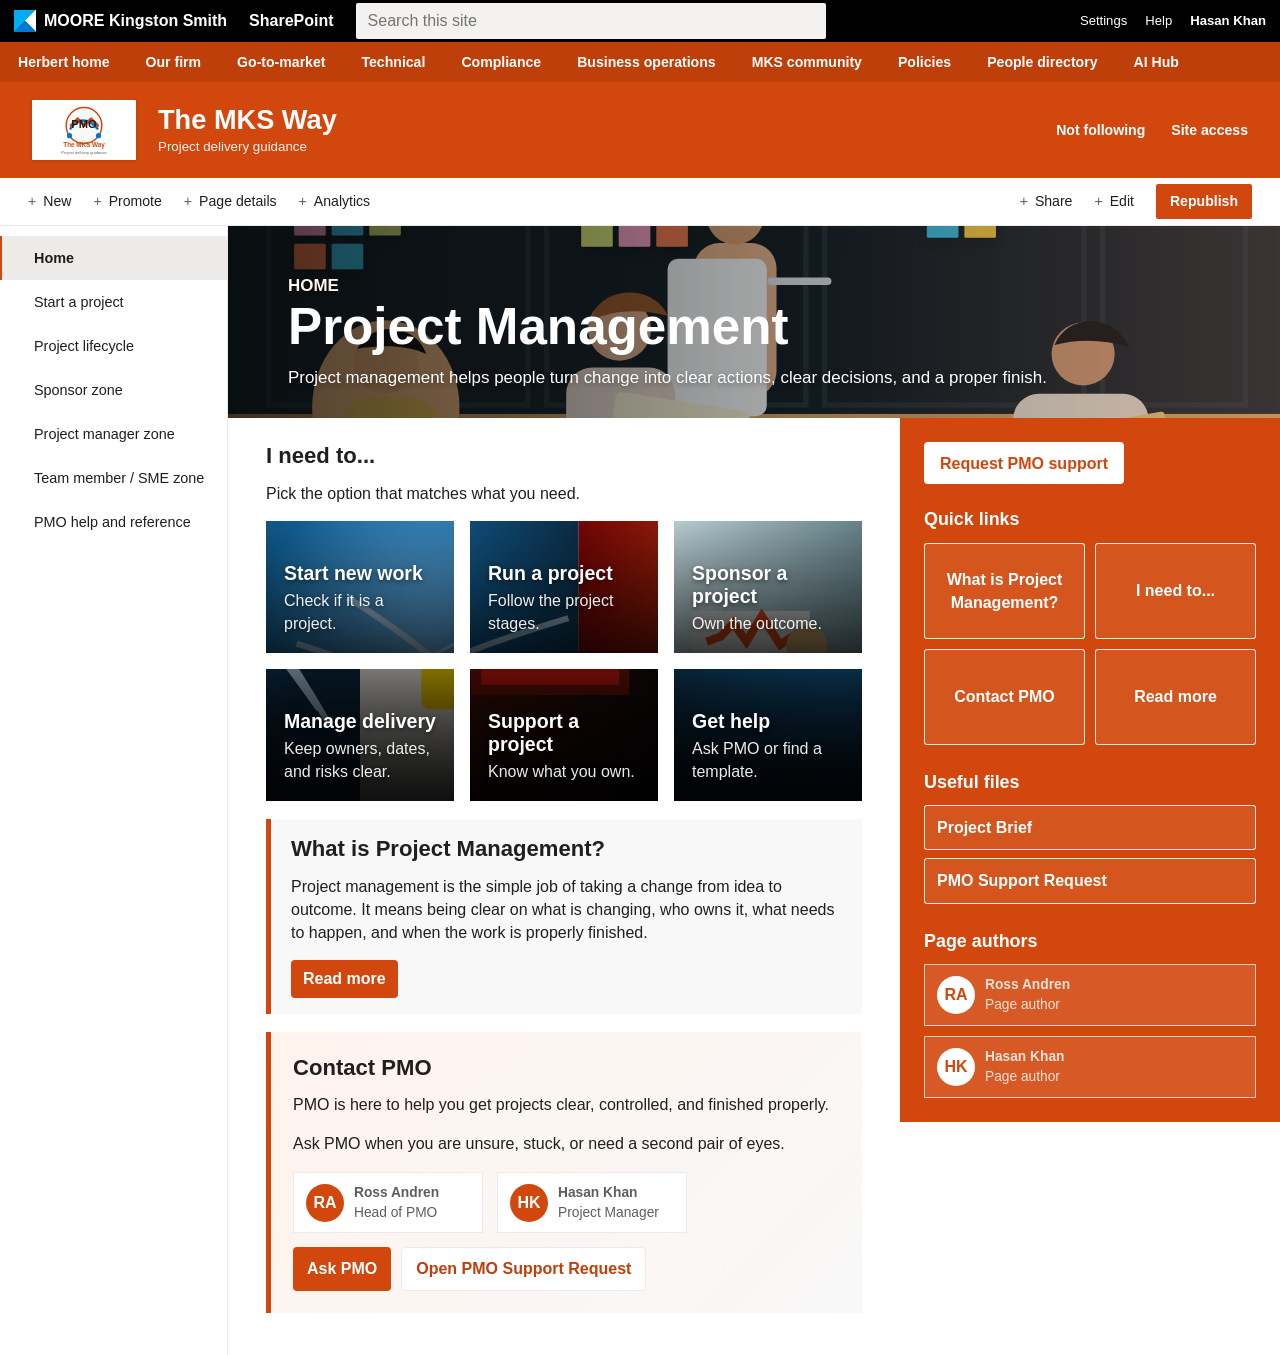
<file: index.html>
<!doctype html>
<html lang="en-GB">
  <head><meta charset="utf-8"><meta name="viewport" content="width=device-width, initial-scale=1"><title>The MKS Way | Home</title><link rel="stylesheet" href="styles.css"></head>
  <body>
    <header class="tenant-bar"><a class="tenant-brand" href="index.html"><span class="mk-mark" aria-hidden="true"></span>MOORE Kingston Smith</a><strong>SharePoint</strong><label class="site-search"><span>Search this site</span><input type="search" placeholder="Search this site"></label><div class="tenant-actions"><span>Settings</span><span>Help</span><strong>Hasan Khan</strong></div></header>
    <nav class="firm-nav" aria-label="Firm navigation"><a href="index.html">Herbert home</a><a href="index.html">Our firm</a><a href="index.html">Go-to-market</a><a href="index.html">Technical</a><a href="index.html">Compliance</a><a href="index.html">Business operations</a><a href="index.html">MKS community</a><a href="index.html">Policies</a><a href="index.html">People directory</a><a href="index.html">AI Hub</a></nav>
    <section class="site-banner"><div class="site-banner-inner"><a class="site-title" href="index.html"><span class="site-logo"><img src="assets/mksw-logo.svg" alt="The MKS Way PMO logo"></span><span><strong>The MKS Way</strong><small>Project delivery guidance</small></span></a><div class="site-actions"><span>Not following</span><span>Site access</span></div></div></section>
    <nav class="command-bar" aria-label="Page commands"><span>New</span><span>Promote</span><span>Page details</span><span>Analytics</span><span class="command-spacer"></span><span>Share</span><span>Edit</span><strong>Republish</strong></nav>
    <div class="page-shell">
      <aside class="left-nav" aria-label="Site navigation"><a class="is-active" href="index.html">Home</a><a href="start-a-project.html">Start a project</a><a href="project-lifecycle.html">Project lifecycle</a><a href="sponsor-zone.html">Sponsor zone</a><a href="project-manager-zone.html">Project manager zone</a><a href="team-member-sme-zone.html">Team member / SME zone</a><a href="pmo-help-reference.html">PMO help and reference</a></aside>
      <main class="content">
        <section class="page-hero"><p class="eyebrow">Home</p><h1>Project Management</h1><p>Project management helps people turn change into clear actions, clear decisions, and a proper finish.</p></section>
        <div class="content-layout">
          <div class="main-content">
            <section id="need" class="section-block"><h2>I need to...</h2><p>Pick the option that matches what you need.</p><div class="cards"><a class="action-card" href="start-a-project.html"><strong>Start new work</strong><span>Check if it is a project.</span></a><a class="action-card" href="project-lifecycle.html"><strong>Run a project</strong><span>Follow the project stages.</span></a><a class="action-card" href="sponsor-zone.html"><strong>Sponsor a project</strong><span>Own the outcome.</span></a><a class="action-card" href="project-manager-zone.html"><strong>Manage delivery</strong><span>Keep owners, dates, and risks clear.</span></a><a class="action-card" href="team-member-sme-zone.html"><strong>Support a project</strong><span>Know what you own.</span></a><a class="action-card" href="pmo-help-reference.html"><strong>Get help</strong><span>Ask PMO or find a template.</span></a></div></section>
            <section id="what" class="intro-card"><h2>What is Project Management?</h2><p>Project management is the simple job of taking a change from idea to outcome. It means being clear on what is changing, who owns it, what needs to happen, and when the work is properly finished.</p><div class="contact-actions compact-actions"><a href="../01_source_material/MKS_Way_Delivery_Guide_V1.0.pdf">Read more</a></div></section>
            <section id="contact" class="contact-card"><h2>Contact PMO</h2><p>PMO is here to help you get projects clear, controlled, and finished properly.</p><p>Ask PMO when you are unsure, stuck, or need a second pair of eyes.</p><div class="people-list"><div class="person-chip"><span class="person-avatar">RA</span><span><strong>Ross Andren</strong><span>Head of PMO</span></span></div><div class="person-chip"><span class="person-avatar">HK</span><span><strong>Hasan Khan</strong><span>Project Manager</span></span></div></div><div class="contact-actions"><a href="pmo-help-reference.html">Ask PMO</a><a class="secondary" href="../01_source_material/12_PMO_Support_Request_Template.docx">Open PMO Support Request</a></div></section>
          </div>
          <aside class="right-panel" aria-label="Quick links"><a class="support-button" href="pmo-help-reference.html">Request PMO support</a><h2>Quick links</h2><div class="right-panel-grid"><a class="panel-link" href="#what">What is Project Management?</a><a class="panel-link" href="#need">I need to...</a><a class="panel-link" href="#contact">Contact PMO</a><a class="panel-link" href="../01_source_material/MKS_Way_Delivery_Guide_V1.0.pdf">Read more</a></div><h2>Useful files</h2><a class="panel-link" href="../01_source_material/01_Project_Brief_Template.docx">Project Brief</a><a class="panel-link" href="../01_source_material/12_PMO_Support_Request_Template.docx">PMO Support Request</a><h2>Page authors</h2><div class="people-list"><div class="person-chip"><span class="person-avatar">RA</span><span><strong>Ross Andren</strong><span>Page author</span></span></div><div class="person-chip"><span class="person-avatar">HK</span><span><strong>Hasan Khan</strong><span>Page author</span></span></div></div></aside>
        </div>
      </main>
    </div>
  </body>
</html>
</file>
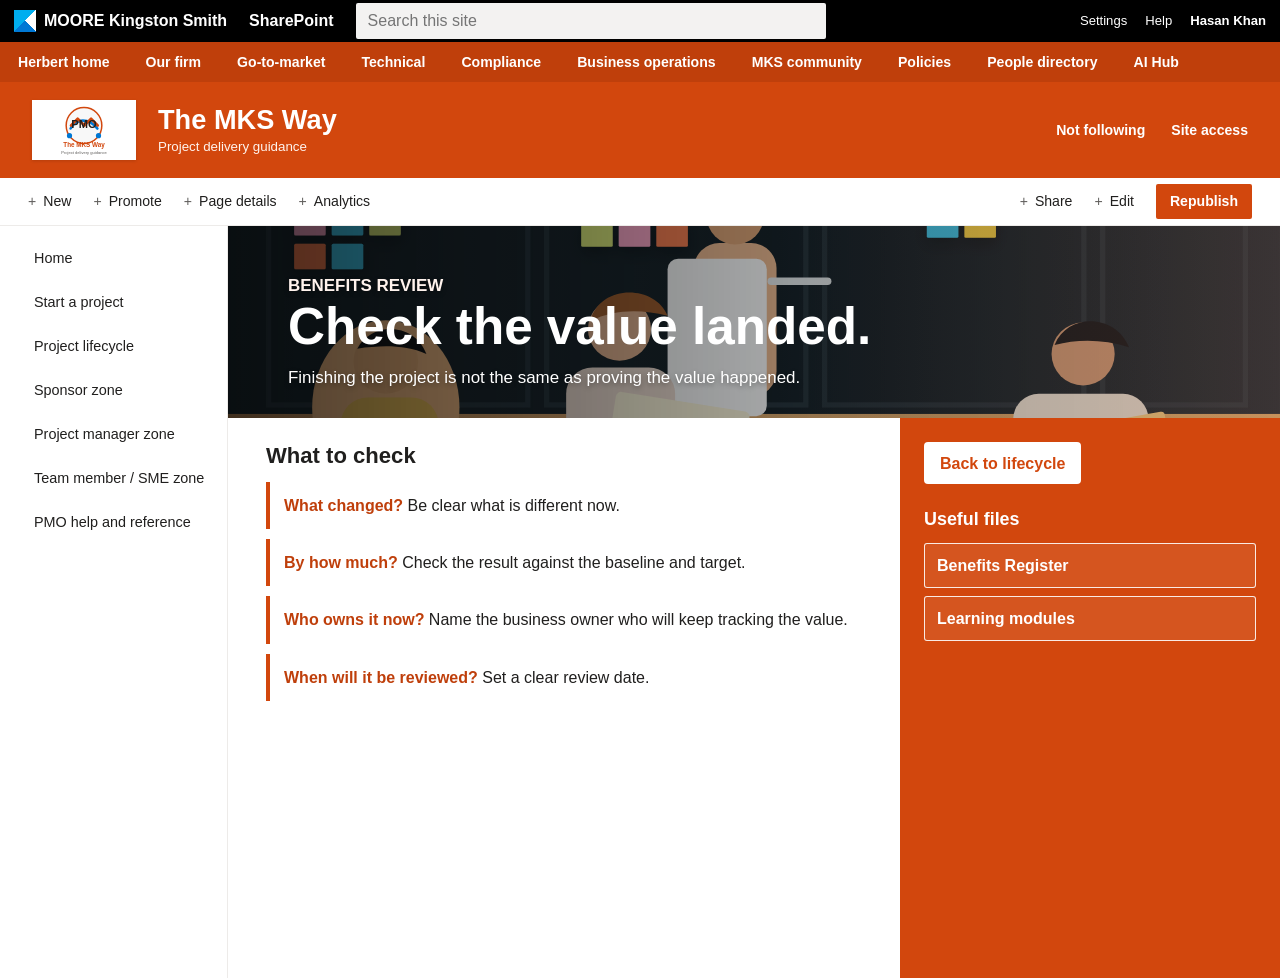
<file: benefits-review.html>
<!doctype html>
<html lang="en-GB">
  <head><meta charset="utf-8"><meta name="viewport" content="width=device-width, initial-scale=1"><title>The MKS Way | Check the value landed</title><link rel="stylesheet" href="styles.css"></head>
  <body>
    <header class="tenant-bar"><a class="tenant-brand" href="index.html"><span class="mk-mark" aria-hidden="true"></span>MOORE Kingston Smith</a><strong>SharePoint</strong><label class="site-search"><span>Search this site</span><input type="search" placeholder="Search this site"></label><div class="tenant-actions"><span>Settings</span><span>Help</span><strong>Hasan Khan</strong></div></header>
    <nav class="firm-nav" aria-label="Firm navigation"><a href="index.html">Herbert home</a><a href="index.html">Our firm</a><a href="index.html">Go-to-market</a><a href="index.html">Technical</a><a href="index.html">Compliance</a><a href="index.html">Business operations</a><a href="index.html">MKS community</a><a href="index.html">Policies</a><a href="index.html">People directory</a><a href="index.html">AI Hub</a></nav>
    <section class="site-banner"><div class="site-banner-inner"><a class="site-title" href="index.html"><span class="site-logo"><img src="assets/mksw-logo.svg" alt="The MKS Way PMO logo"></span><span><strong>The MKS Way</strong><small>Project delivery guidance</small></span></a><div class="site-actions"><span>Not following</span><span>Site access</span></div></div></section>
    <nav class="command-bar" aria-label="Page commands"><span>New</span><span>Promote</span><span>Page details</span><span>Analytics</span><span class="command-spacer"></span><span>Share</span><span>Edit</span><strong>Republish</strong></nav>
    <div class="page-shell">
      <aside class="left-nav" aria-label="Site navigation"><a href="index.html">Home</a><a href="start-a-project.html">Start a project</a><a href="project-lifecycle.html">Project lifecycle</a><a href="sponsor-zone.html">Sponsor zone</a><a href="project-manager-zone.html">Project manager zone</a><a href="team-member-sme-zone.html">Team member / SME zone</a><a href="pmo-help-reference.html">PMO help and reference</a></aside>
      <main class="content"><section class="page-hero"><p class="eyebrow">Benefits review</p><h1>Check the value landed.</h1><p>Finishing the project is not the same as proving the value happened.</p></section><div class="content-layout"><div class="main-content"><section class="section-block"><h2>What to check</h2><ul class="gateway-list"><li><strong>What changed?</strong> Be clear what is different now.</li><li><strong>By how much?</strong> Check the result against the baseline and target.</li><li><strong>Who owns it now?</strong> Name the business owner who will keep tracking the value.</li><li><strong>When will it be reviewed?</strong> Set a clear review date.</li></ul></section></div><aside class="right-panel" aria-label="Page links"><a class="support-button" href="project-lifecycle.html">Back to lifecycle</a><h2>Useful files</h2><a class="panel-link" href="../01_source_material/07_Benefits_Register_Template.docx">Benefits Register</a><a class="panel-link" href="../01_source_material/MKS_PMO_Learning_Programme_Modules.pdf">Learning modules</a></aside></div></main>
    </div>
  </body>
</html>
</file>
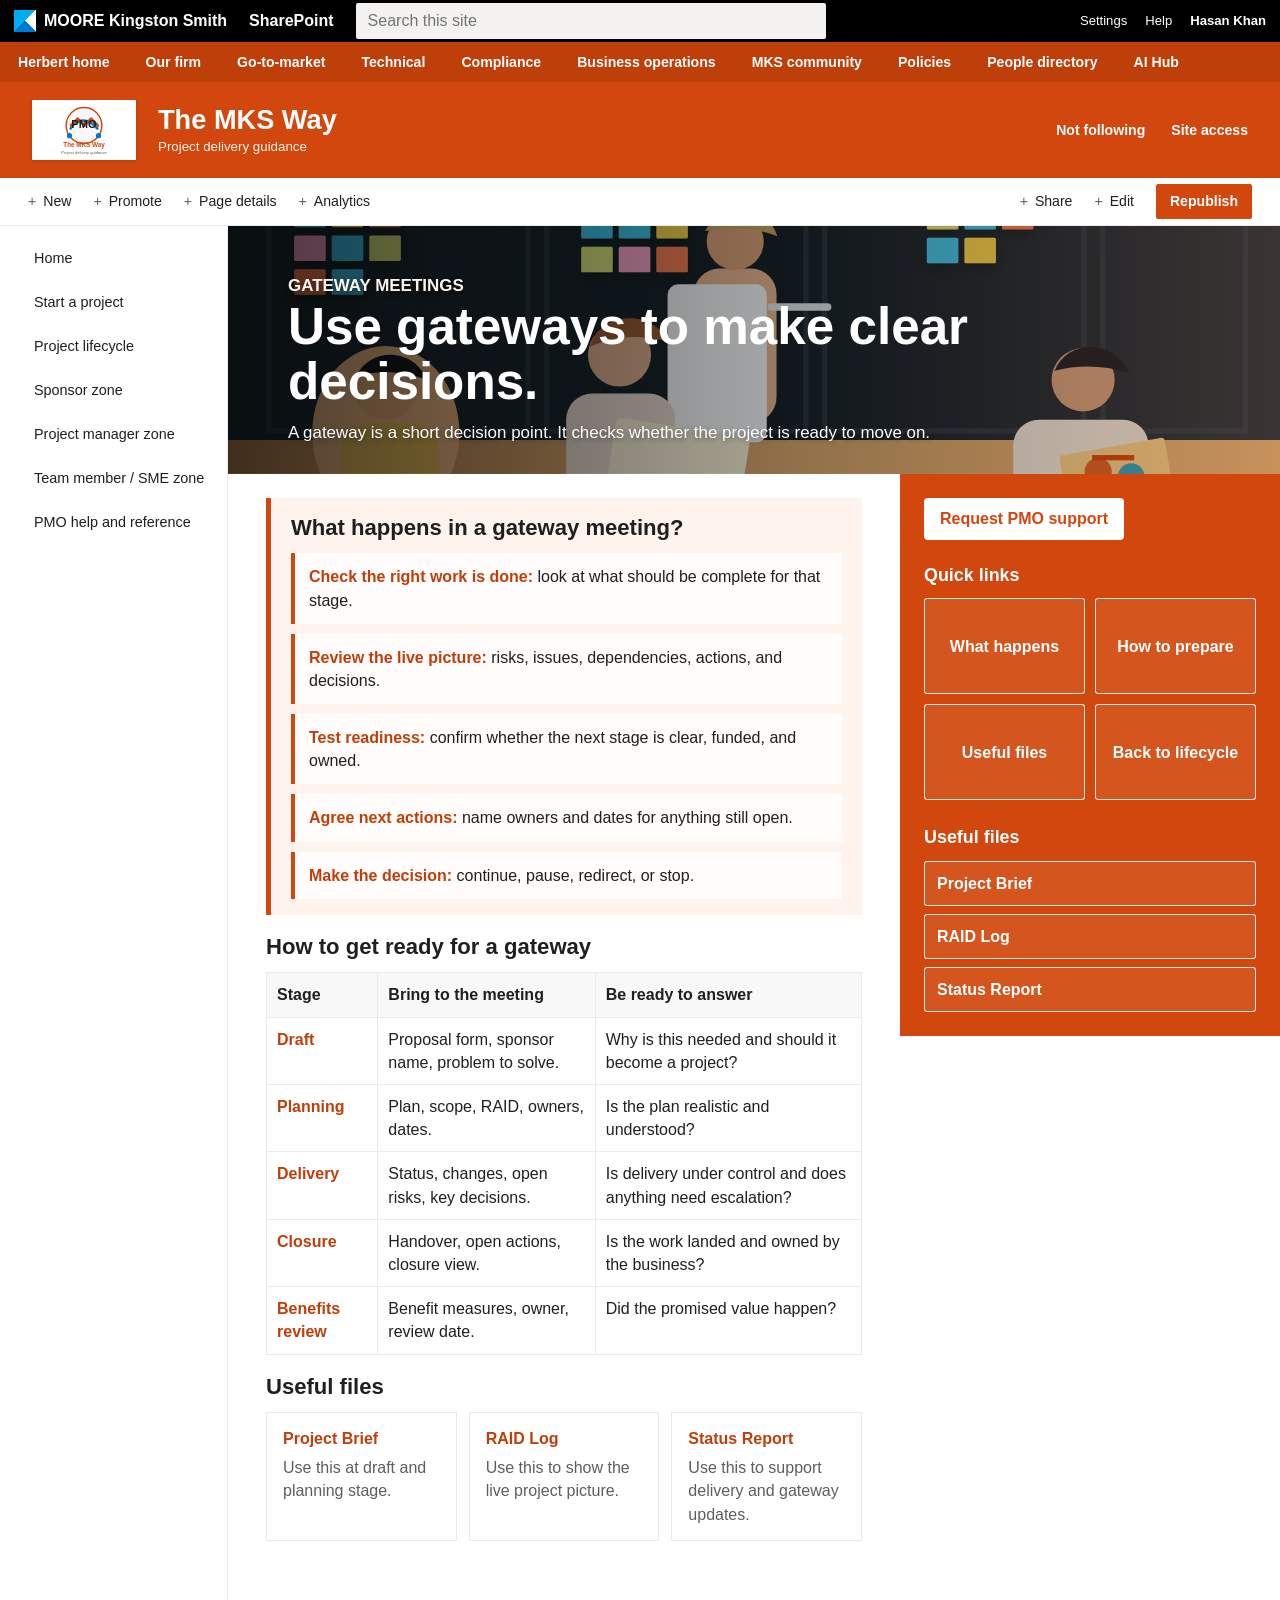
<file: gateway-meetings.html>
<!doctype html>
<html lang="en-GB">
  <head><meta charset="utf-8"><meta name="viewport" content="width=device-width, initial-scale=1"><title>The MKS Way | Gateway meetings</title><link rel="stylesheet" href="styles.css"></head>
  <body>
    <header class="tenant-bar"><a class="tenant-brand" href="index.html"><span class="mk-mark" aria-hidden="true"></span>MOORE Kingston Smith</a><strong>SharePoint</strong><label class="site-search"><span>Search this site</span><input type="search" placeholder="Search this site"></label><div class="tenant-actions"><span>Settings</span><span>Help</span><strong>Hasan Khan</strong></div></header>
    <nav class="firm-nav" aria-label="Firm navigation"><a href="index.html">Herbert home</a><a href="index.html">Our firm</a><a href="index.html">Go-to-market</a><a href="index.html">Technical</a><a href="index.html">Compliance</a><a href="index.html">Business operations</a><a href="index.html">MKS community</a><a href="index.html">Policies</a><a href="index.html">People directory</a><a href="index.html">AI Hub</a></nav>
    <section class="site-banner"><div class="site-banner-inner"><a class="site-title" href="index.html"><span class="site-logo"><img src="assets/mksw-logo.svg" alt="The MKS Way PMO logo"></span><span><strong>The MKS Way</strong><small>Project delivery guidance</small></span></a><div class="site-actions"><span>Not following</span><span>Site access</span></div></div></section>
    <nav class="command-bar" aria-label="Page commands"><span>New</span><span>Promote</span><span>Page details</span><span>Analytics</span><span class="command-spacer"></span><span>Share</span><span>Edit</span><strong>Republish</strong></nav>
    <div class="page-shell">
      <aside class="left-nav" aria-label="Site navigation"><a href="index.html">Home</a><a href="start-a-project.html">Start a project</a><a href="project-lifecycle.html">Project lifecycle</a><a href="sponsor-zone.html">Sponsor zone</a><a href="project-manager-zone.html">Project manager zone</a><a href="team-member-sme-zone.html">Team member / SME zone</a><a href="pmo-help-reference.html">PMO help and reference</a></aside>
      <main class="content">
        <section class="page-hero"><p class="eyebrow">Gateway meetings</p><h1>Use gateways to make clear decisions.</h1><p>A gateway is a short decision point. It checks whether the project is ready to move on.</p></section>
        <div class="content-layout">
          <div class="main-content">
            <section id="what" class="section-block callout"><h2>What happens in a gateway meeting?</h2><ul class="gateway-list"><li><strong>Check the right work is done:</strong> look at what should be complete for that stage.</li><li><strong>Review the live picture:</strong> risks, issues, dependencies, actions, and decisions.</li><li><strong>Test readiness:</strong> confirm whether the next stage is clear, funded, and owned.</li><li><strong>Agree next actions:</strong> name owners and dates for anything still open.</li><li><strong>Make the decision:</strong> continue, pause, redirect, or stop.</li></ul></section>
            <section id="prepare" class="section-block"><h2>How to get ready for a gateway</h2><div class="simple-table-wrap"><table class="simple-table lifecycle-table"><tr><th>Stage</th><th>Bring to the meeting</th><th>Be ready to answer</th></tr><tr><td><strong>Draft</strong></td><td>Proposal form, sponsor name, problem to solve.</td><td>Why is this needed and should it become a project?</td></tr><tr><td><strong>Planning</strong></td><td>Plan, scope, RAID, owners, dates.</td><td>Is the plan realistic and understood?</td></tr><tr><td><strong>Delivery</strong></td><td>Status, changes, open risks, key decisions.</td><td>Is delivery under control and does anything need escalation?</td></tr><tr><td><strong>Closure</strong></td><td>Handover, open actions, closure view.</td><td>Is the work landed and owned by the business?</td></tr><tr><td><strong>Benefits review</strong></td><td>Benefit measures, owner, review date.</td><td>Did the promised value happen?</td></tr></table></div></section>
            <section id="files" class="section-block"><h2>Useful files</h2><div class="doc-link-row"><div class="doc-link-box"><a href="../01_source_material/01_Project_Brief_Template.docx">Project Brief</a><p>Use this at draft and planning stage.</p></div><div class="doc-link-box"><a href="../01_source_material/03_RAID_Log_Template.docx">RAID Log</a><p>Use this to show the live project picture.</p></div><div class="doc-link-box"><a href="../01_source_material/04_Status_Report_Template.docx">Status Report</a><p>Use this to support delivery and gateway updates.</p></div></div></section>
          </div>
          <aside class="right-panel" aria-label="Page links"><a class="support-button" href="pmo-help-reference.html">Request PMO support</a><h2>Quick links</h2><div class="right-panel-grid"><a class="panel-link" href="#what">What happens</a><a class="panel-link" href="#prepare">How to prepare</a><a class="panel-link" href="#files">Useful files</a><a class="panel-link" href="project-lifecycle.html">Back to lifecycle</a></div><h2>Useful files</h2><a class="panel-link" href="../01_source_material/01_Project_Brief_Template.docx">Project Brief</a><a class="panel-link" href="../01_source_material/03_RAID_Log_Template.docx">RAID Log</a><a class="panel-link" href="../01_source_material/04_Status_Report_Template.docx">Status Report</a></aside>
        </div>
      </main>
    </div>
  </body>
</html>
</file>
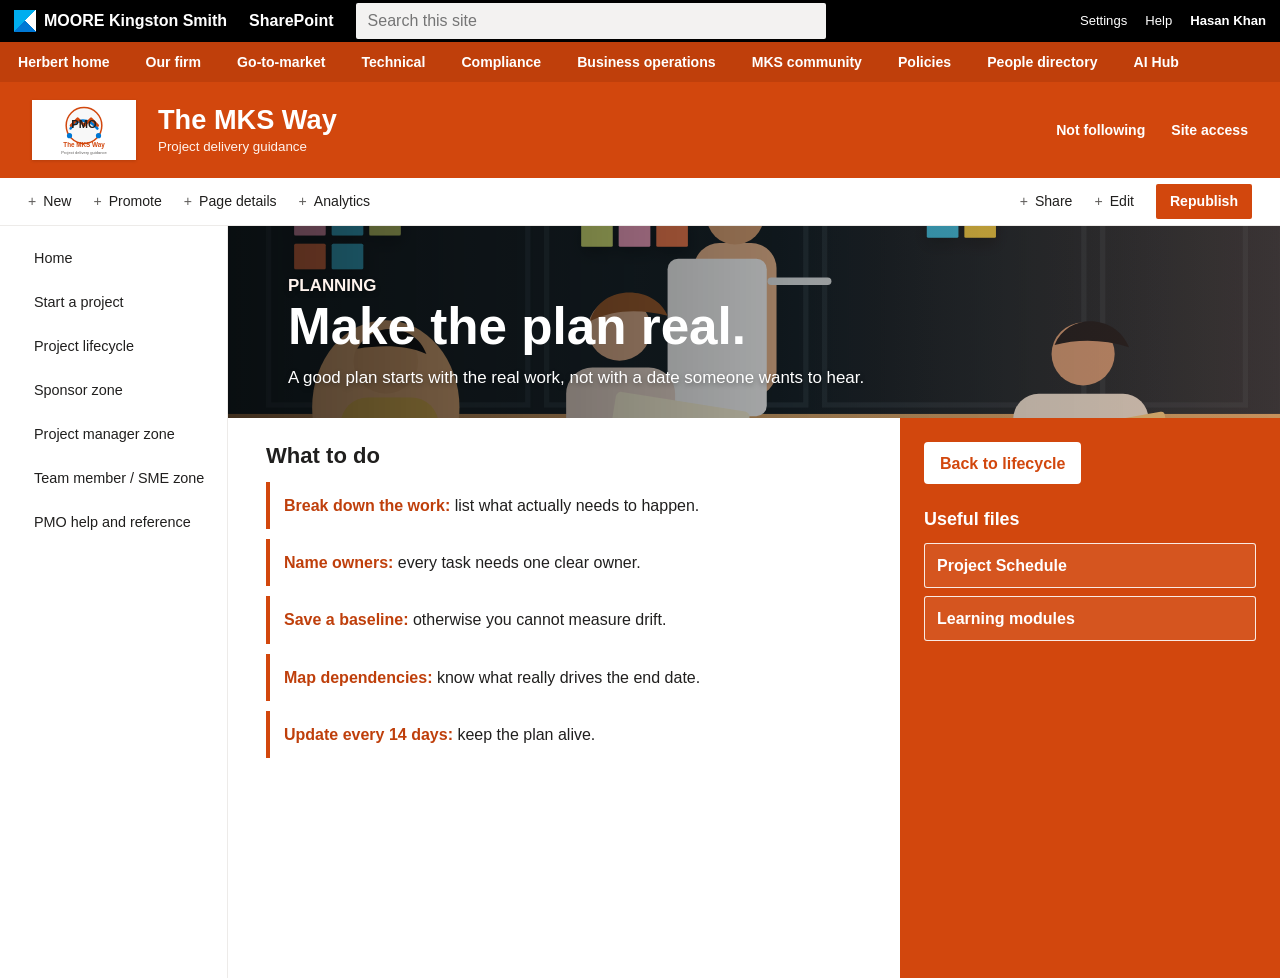
<file: lifecycle-planning.html>
<!doctype html>
<html lang="en-GB">
  <head><meta charset="utf-8"><meta name="viewport" content="width=device-width, initial-scale=1"><title>The MKS Way | Make the plan real</title><link rel="stylesheet" href="styles.css"></head>
  <body>
    <header class="tenant-bar"><a class="tenant-brand" href="index.html"><span class="mk-mark" aria-hidden="true"></span>MOORE Kingston Smith</a><strong>SharePoint</strong><label class="site-search"><span>Search this site</span><input type="search" placeholder="Search this site"></label><div class="tenant-actions"><span>Settings</span><span>Help</span><strong>Hasan Khan</strong></div></header>
    <nav class="firm-nav" aria-label="Firm navigation"><a href="index.html">Herbert home</a><a href="index.html">Our firm</a><a href="index.html">Go-to-market</a><a href="index.html">Technical</a><a href="index.html">Compliance</a><a href="index.html">Business operations</a><a href="index.html">MKS community</a><a href="index.html">Policies</a><a href="index.html">People directory</a><a href="index.html">AI Hub</a></nav>
    <section class="site-banner"><div class="site-banner-inner"><a class="site-title" href="index.html"><span class="site-logo"><img src="assets/mksw-logo.svg" alt="The MKS Way PMO logo"></span><span><strong>The MKS Way</strong><small>Project delivery guidance</small></span></a><div class="site-actions"><span>Not following</span><span>Site access</span></div></div></section>
    <nav class="command-bar" aria-label="Page commands"><span>New</span><span>Promote</span><span>Page details</span><span>Analytics</span><span class="command-spacer"></span><span>Share</span><span>Edit</span><strong>Republish</strong></nav>
    <div class="page-shell">
      <aside class="left-nav" aria-label="Site navigation"><a href="index.html">Home</a><a href="start-a-project.html">Start a project</a><a href="project-lifecycle.html">Project lifecycle</a><a href="sponsor-zone.html">Sponsor zone</a><a href="project-manager-zone.html">Project manager zone</a><a href="team-member-sme-zone.html">Team member / SME zone</a><a href="pmo-help-reference.html">PMO help and reference</a></aside>
      <main class="content"><section class="page-hero"><p class="eyebrow">Planning</p><h1>Make the plan real.</h1><p>A good plan starts with the real work, not with a date someone wants to hear.</p></section><div class="content-layout"><div class="main-content"><section class="section-block"><h2>What to do</h2><ul class="gateway-list"><li><strong>Break down the work:</strong> list what actually needs to happen.</li><li><strong>Name owners:</strong> every task needs one clear owner.</li><li><strong>Save a baseline:</strong> otherwise you cannot measure drift.</li><li><strong>Map dependencies:</strong> know what really drives the end date.</li><li><strong>Update every 14 days:</strong> keep the plan alive.</li></ul></section></div><aside class="right-panel" aria-label="Page links"><a class="support-button" href="project-lifecycle.html">Back to lifecycle</a><h2>Useful files</h2><a class="panel-link" href="../01_source_material/09_Project_Schedule_Template.docx">Project Schedule</a><a class="panel-link" href="../01_source_material/MKS_PMO_Learning_Programme_Modules.pdf">Learning modules</a></aside></div></main>
    </div>
  </body>
</html>
</file>
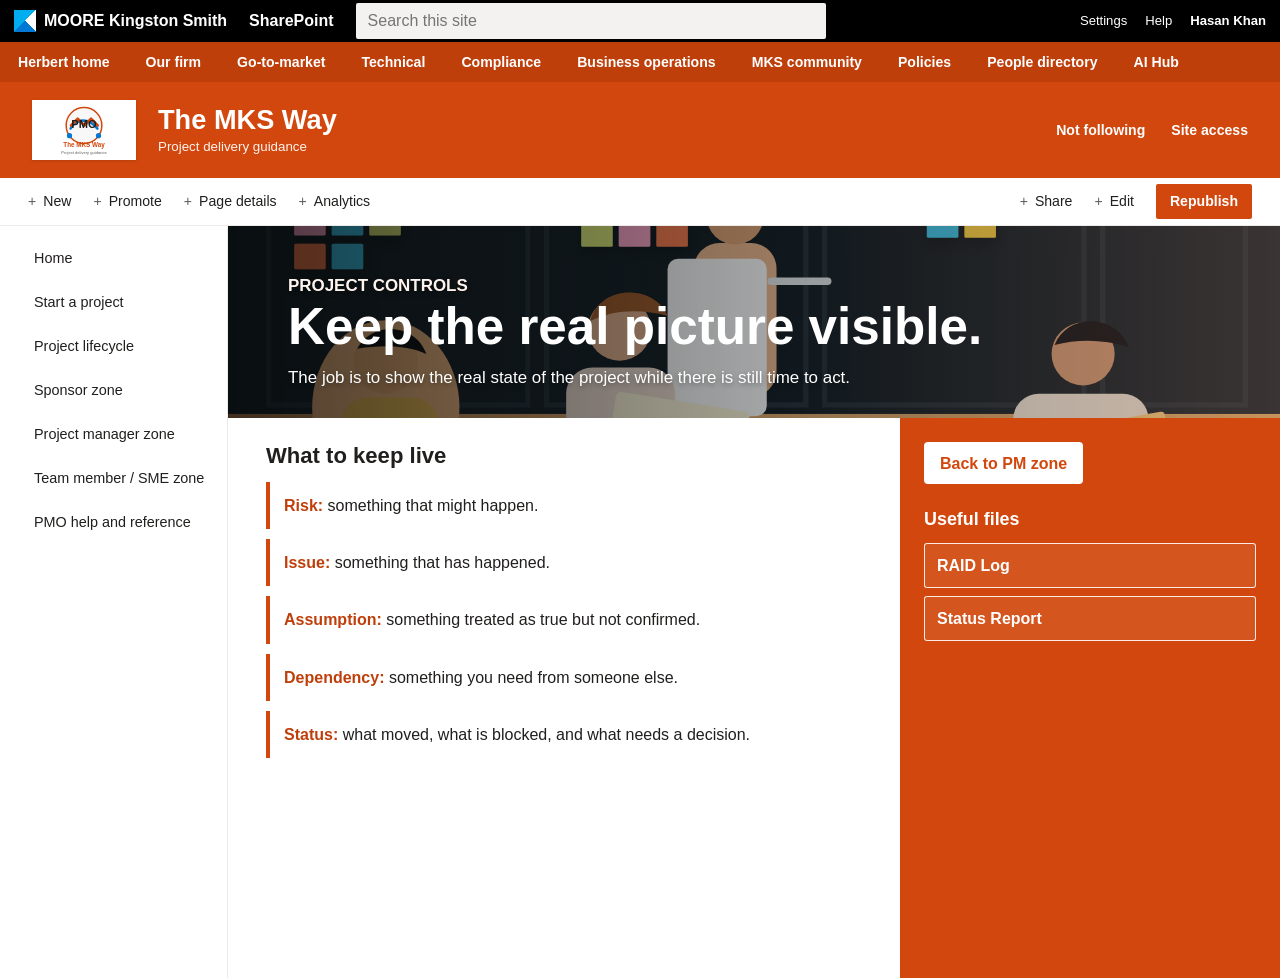
<file: pm-controls.html>
<!doctype html>
<html lang="en-GB">
  <head><meta charset="utf-8"><meta name="viewport" content="width=device-width, initial-scale=1"><title>The MKS Way | Keep the real picture visible</title><link rel="stylesheet" href="styles.css"></head>
  <body>
    <header class="tenant-bar"><a class="tenant-brand" href="index.html"><span class="mk-mark" aria-hidden="true"></span>MOORE Kingston Smith</a><strong>SharePoint</strong><label class="site-search"><span>Search this site</span><input type="search" placeholder="Search this site"></label><div class="tenant-actions"><span>Settings</span><span>Help</span><strong>Hasan Khan</strong></div></header>
    <nav class="firm-nav" aria-label="Firm navigation"><a href="index.html">Herbert home</a><a href="index.html">Our firm</a><a href="index.html">Go-to-market</a><a href="index.html">Technical</a><a href="index.html">Compliance</a><a href="index.html">Business operations</a><a href="index.html">MKS community</a><a href="index.html">Policies</a><a href="index.html">People directory</a><a href="index.html">AI Hub</a></nav>
    <section class="site-banner"><div class="site-banner-inner"><a class="site-title" href="index.html"><span class="site-logo"><img src="assets/mksw-logo.svg" alt="The MKS Way PMO logo"></span><span><strong>The MKS Way</strong><small>Project delivery guidance</small></span></a><div class="site-actions"><span>Not following</span><span>Site access</span></div></div></section>
    <nav class="command-bar" aria-label="Page commands"><span>New</span><span>Promote</span><span>Page details</span><span>Analytics</span><span class="command-spacer"></span><span>Share</span><span>Edit</span><strong>Republish</strong></nav>
    <div class="page-shell">
      <aside class="left-nav" aria-label="Site navigation"><a href="index.html">Home</a><a href="start-a-project.html">Start a project</a><a href="project-lifecycle.html">Project lifecycle</a><a href="sponsor-zone.html">Sponsor zone</a><a href="project-manager-zone.html">Project manager zone</a><a href="team-member-sme-zone.html">Team member / SME zone</a><a href="pmo-help-reference.html">PMO help and reference</a></aside>
      <main class="content"><section class="page-hero"><p class="eyebrow">Project controls</p><h1>Keep the real picture visible.</h1><p>The job is to show the real state of the project while there is still time to act.</p></section><div class="content-layout"><div class="main-content"><section class="section-block"><h2>What to keep live</h2><ul class="gateway-list"><li><strong>Risk:</strong> something that might happen.</li><li><strong>Issue:</strong> something that has happened.</li><li><strong>Assumption:</strong> something treated as true but not confirmed.</li><li><strong>Dependency:</strong> something you need from someone else.</li><li><strong>Status:</strong> what moved, what is blocked, and what needs a decision.</li></ul></section></div><aside class="right-panel" aria-label="Page links"><a class="support-button" href="project-manager-zone.html">Back to PM zone</a><h2>Useful files</h2><a class="panel-link" href="../01_source_material/03_RAID_Log_Template.docx">RAID Log</a><a class="panel-link" href="../01_source_material/04_Status_Report_Template.docx">Status Report</a></aside></div></main>
    </div>
  </body>
</html>
</file>
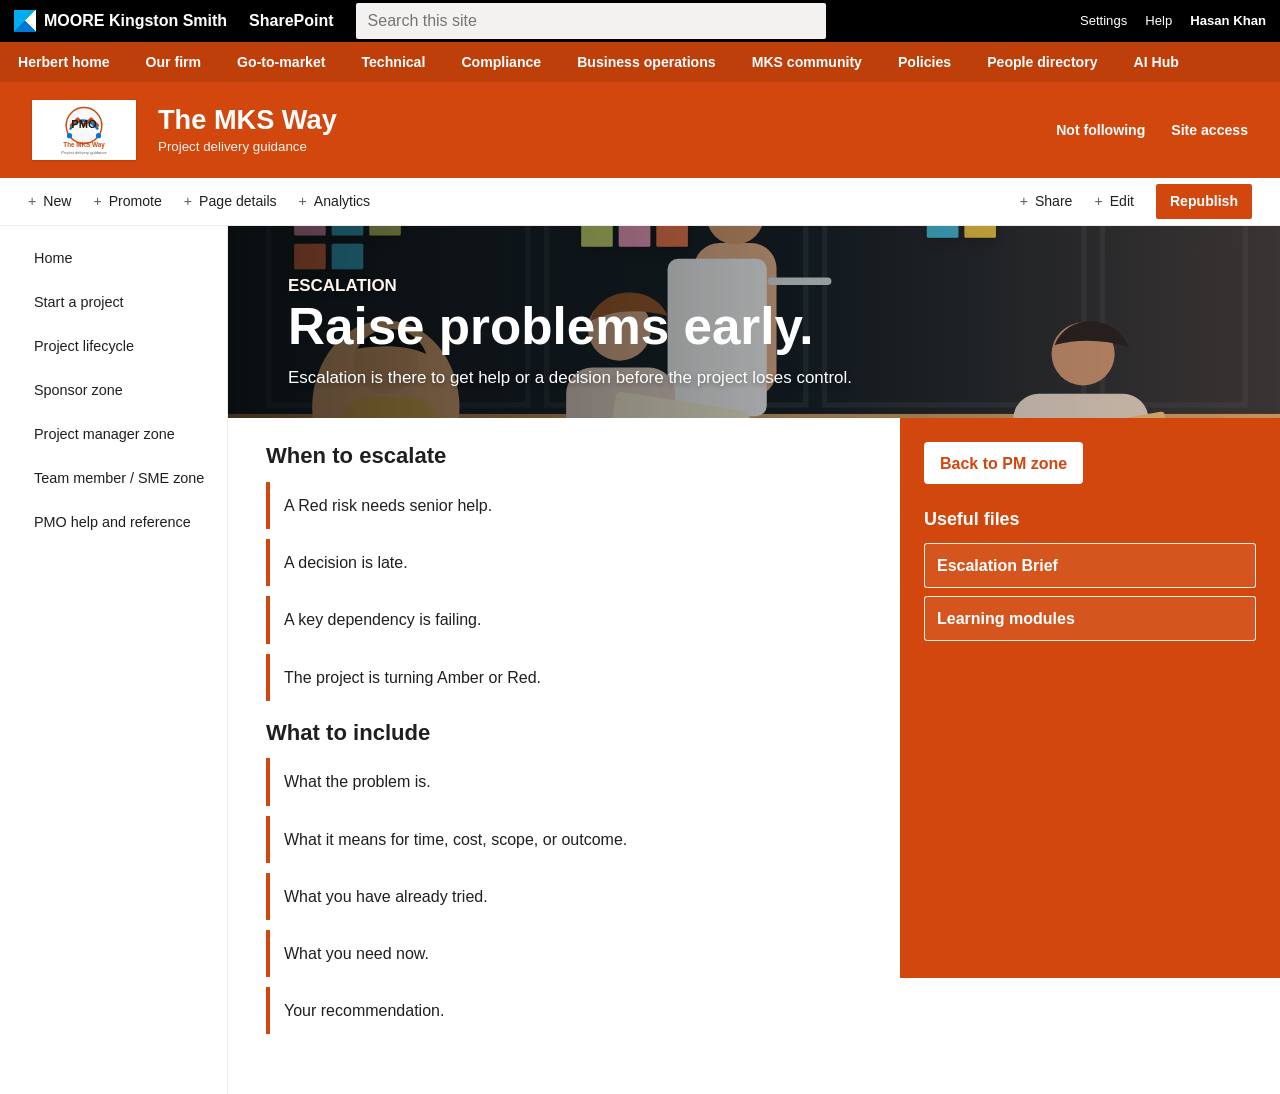
<file: pm-escalation.html>
<!doctype html>
<html lang="en-GB">
  <head><meta charset="utf-8"><meta name="viewport" content="width=device-width, initial-scale=1"><title>The MKS Way | Raise problems early</title><link rel="stylesheet" href="styles.css"></head>
  <body>
    <header class="tenant-bar"><a class="tenant-brand" href="index.html"><span class="mk-mark" aria-hidden="true"></span>MOORE Kingston Smith</a><strong>SharePoint</strong><label class="site-search"><span>Search this site</span><input type="search" placeholder="Search this site"></label><div class="tenant-actions"><span>Settings</span><span>Help</span><strong>Hasan Khan</strong></div></header>
    <nav class="firm-nav" aria-label="Firm navigation"><a href="index.html">Herbert home</a><a href="index.html">Our firm</a><a href="index.html">Go-to-market</a><a href="index.html">Technical</a><a href="index.html">Compliance</a><a href="index.html">Business operations</a><a href="index.html">MKS community</a><a href="index.html">Policies</a><a href="index.html">People directory</a><a href="index.html">AI Hub</a></nav>
    <section class="site-banner"><div class="site-banner-inner"><a class="site-title" href="index.html"><span class="site-logo"><img src="assets/mksw-logo.svg" alt="The MKS Way PMO logo"></span><span><strong>The MKS Way</strong><small>Project delivery guidance</small></span></a><div class="site-actions"><span>Not following</span><span>Site access</span></div></div></section>
    <nav class="command-bar" aria-label="Page commands"><span>New</span><span>Promote</span><span>Page details</span><span>Analytics</span><span class="command-spacer"></span><span>Share</span><span>Edit</span><strong>Republish</strong></nav>
    <div class="page-shell">
      <aside class="left-nav" aria-label="Site navigation"><a href="index.html">Home</a><a href="start-a-project.html">Start a project</a><a href="project-lifecycle.html">Project lifecycle</a><a href="sponsor-zone.html">Sponsor zone</a><a href="project-manager-zone.html">Project manager zone</a><a href="team-member-sme-zone.html">Team member / SME zone</a><a href="pmo-help-reference.html">PMO help and reference</a></aside>
      <main class="content"><section class="page-hero"><p class="eyebrow">Escalation</p><h1>Raise problems early.</h1><p>Escalation is there to get help or a decision before the project loses control.</p></section><div class="content-layout"><div class="main-content"><section class="section-block"><h2>When to escalate</h2><ul class="gateway-list"><li>A Red risk needs senior help.</li><li>A decision is late.</li><li>A key dependency is failing.</li><li>The project is turning Amber or Red.</li></ul></section><section class="section-block"><h2>What to include</h2><ul class="gateway-list"><li>What the problem is.</li><li>What it means for time, cost, scope, or outcome.</li><li>What you have already tried.</li><li>What you need now.</li><li>Your recommendation.</li></ul></section></div><aside class="right-panel" aria-label="Page links"><a class="support-button" href="project-manager-zone.html">Back to PM zone</a><h2>Useful files</h2><a class="panel-link" href="../01_source_material/06_Escalation_Brief_Template.docx">Escalation Brief</a><a class="panel-link" href="../01_source_material/MKS_PMO_Learning_Programme_Modules.pdf">Learning modules</a></aside></div></main>
    </div>
  </body>
</html>
</file>
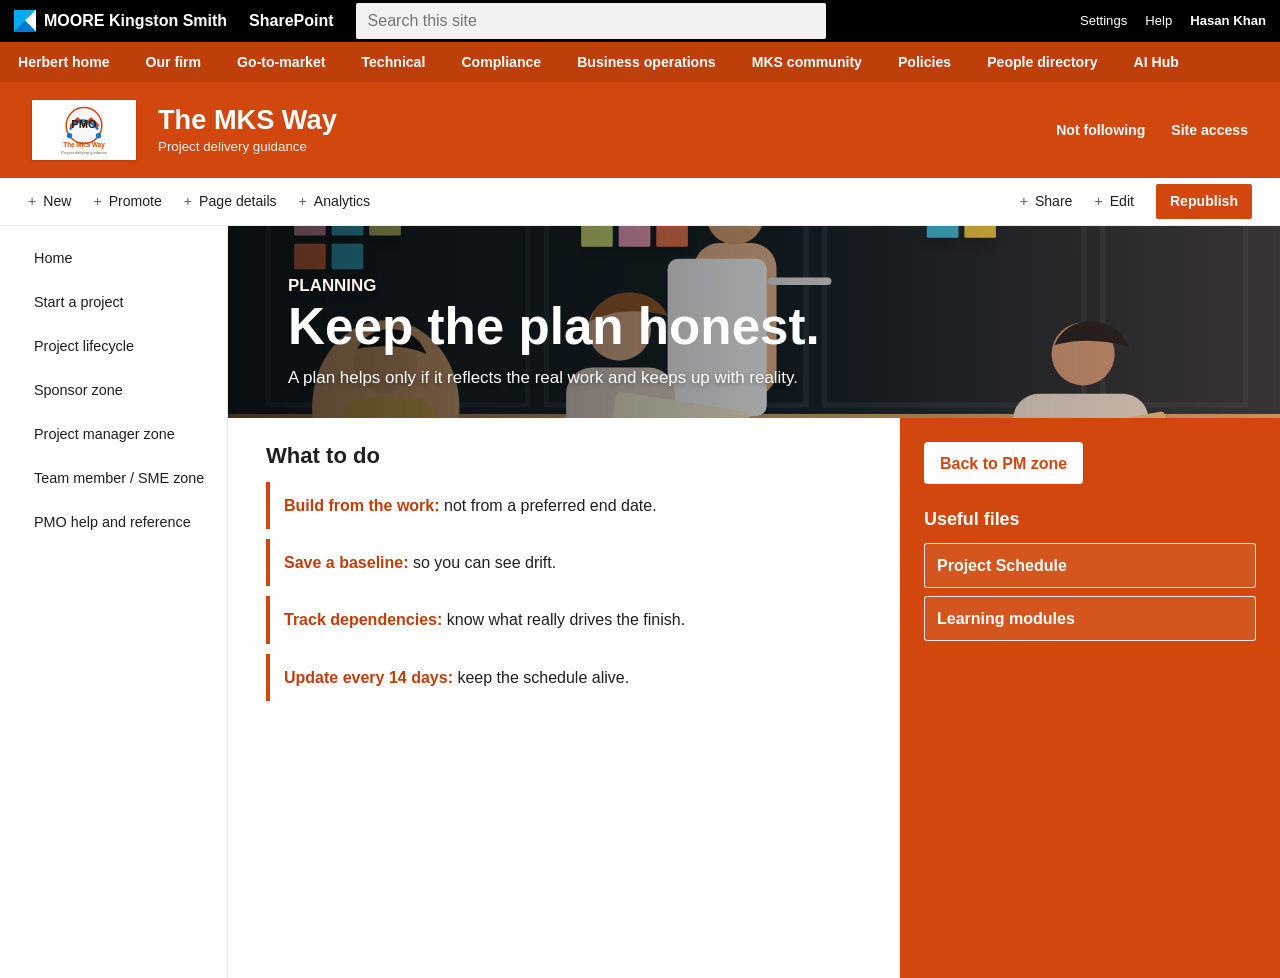
<file: pm-schedule.html>
<!doctype html>
<html lang="en-GB">
  <head><meta charset="utf-8"><meta name="viewport" content="width=device-width, initial-scale=1"><title>The MKS Way | Keep the plan honest</title><link rel="stylesheet" href="styles.css"></head>
  <body>
    <header class="tenant-bar"><a class="tenant-brand" href="index.html"><span class="mk-mark" aria-hidden="true"></span>MOORE Kingston Smith</a><strong>SharePoint</strong><label class="site-search"><span>Search this site</span><input type="search" placeholder="Search this site"></label><div class="tenant-actions"><span>Settings</span><span>Help</span><strong>Hasan Khan</strong></div></header>
    <nav class="firm-nav" aria-label="Firm navigation"><a href="index.html">Herbert home</a><a href="index.html">Our firm</a><a href="index.html">Go-to-market</a><a href="index.html">Technical</a><a href="index.html">Compliance</a><a href="index.html">Business operations</a><a href="index.html">MKS community</a><a href="index.html">Policies</a><a href="index.html">People directory</a><a href="index.html">AI Hub</a></nav>
    <section class="site-banner"><div class="site-banner-inner"><a class="site-title" href="index.html"><span class="site-logo"><img src="assets/mksw-logo.svg" alt="The MKS Way PMO logo"></span><span><strong>The MKS Way</strong><small>Project delivery guidance</small></span></a><div class="site-actions"><span>Not following</span><span>Site access</span></div></div></section>
    <nav class="command-bar" aria-label="Page commands"><span>New</span><span>Promote</span><span>Page details</span><span>Analytics</span><span class="command-spacer"></span><span>Share</span><span>Edit</span><strong>Republish</strong></nav>
    <div class="page-shell">
      <aside class="left-nav" aria-label="Site navigation"><a href="index.html">Home</a><a href="start-a-project.html">Start a project</a><a href="project-lifecycle.html">Project lifecycle</a><a href="sponsor-zone.html">Sponsor zone</a><a href="project-manager-zone.html">Project manager zone</a><a href="team-member-sme-zone.html">Team member / SME zone</a><a href="pmo-help-reference.html">PMO help and reference</a></aside>
      <main class="content"><section class="page-hero"><p class="eyebrow">Planning</p><h1>Keep the plan honest.</h1><p>A plan helps only if it reflects the real work and keeps up with reality.</p></section><div class="content-layout"><div class="main-content"><section class="section-block"><h2>What to do</h2><ul class="gateway-list"><li><strong>Build from the work:</strong> not from a preferred end date.</li><li><strong>Save a baseline:</strong> so you can see drift.</li><li><strong>Track dependencies:</strong> know what really drives the finish.</li><li><strong>Update every 14 days:</strong> keep the schedule alive.</li></ul></section></div><aside class="right-panel" aria-label="Page links"><a class="support-button" href="project-manager-zone.html">Back to PM zone</a><h2>Useful files</h2><a class="panel-link" href="../01_source_material/09_Project_Schedule_Template.docx">Project Schedule</a><a class="panel-link" href="../01_source_material/MKS_PMO_Learning_Programme_Modules.pdf">Learning modules</a></aside></div></main>
    </div>
  </body>
</html>
</file>
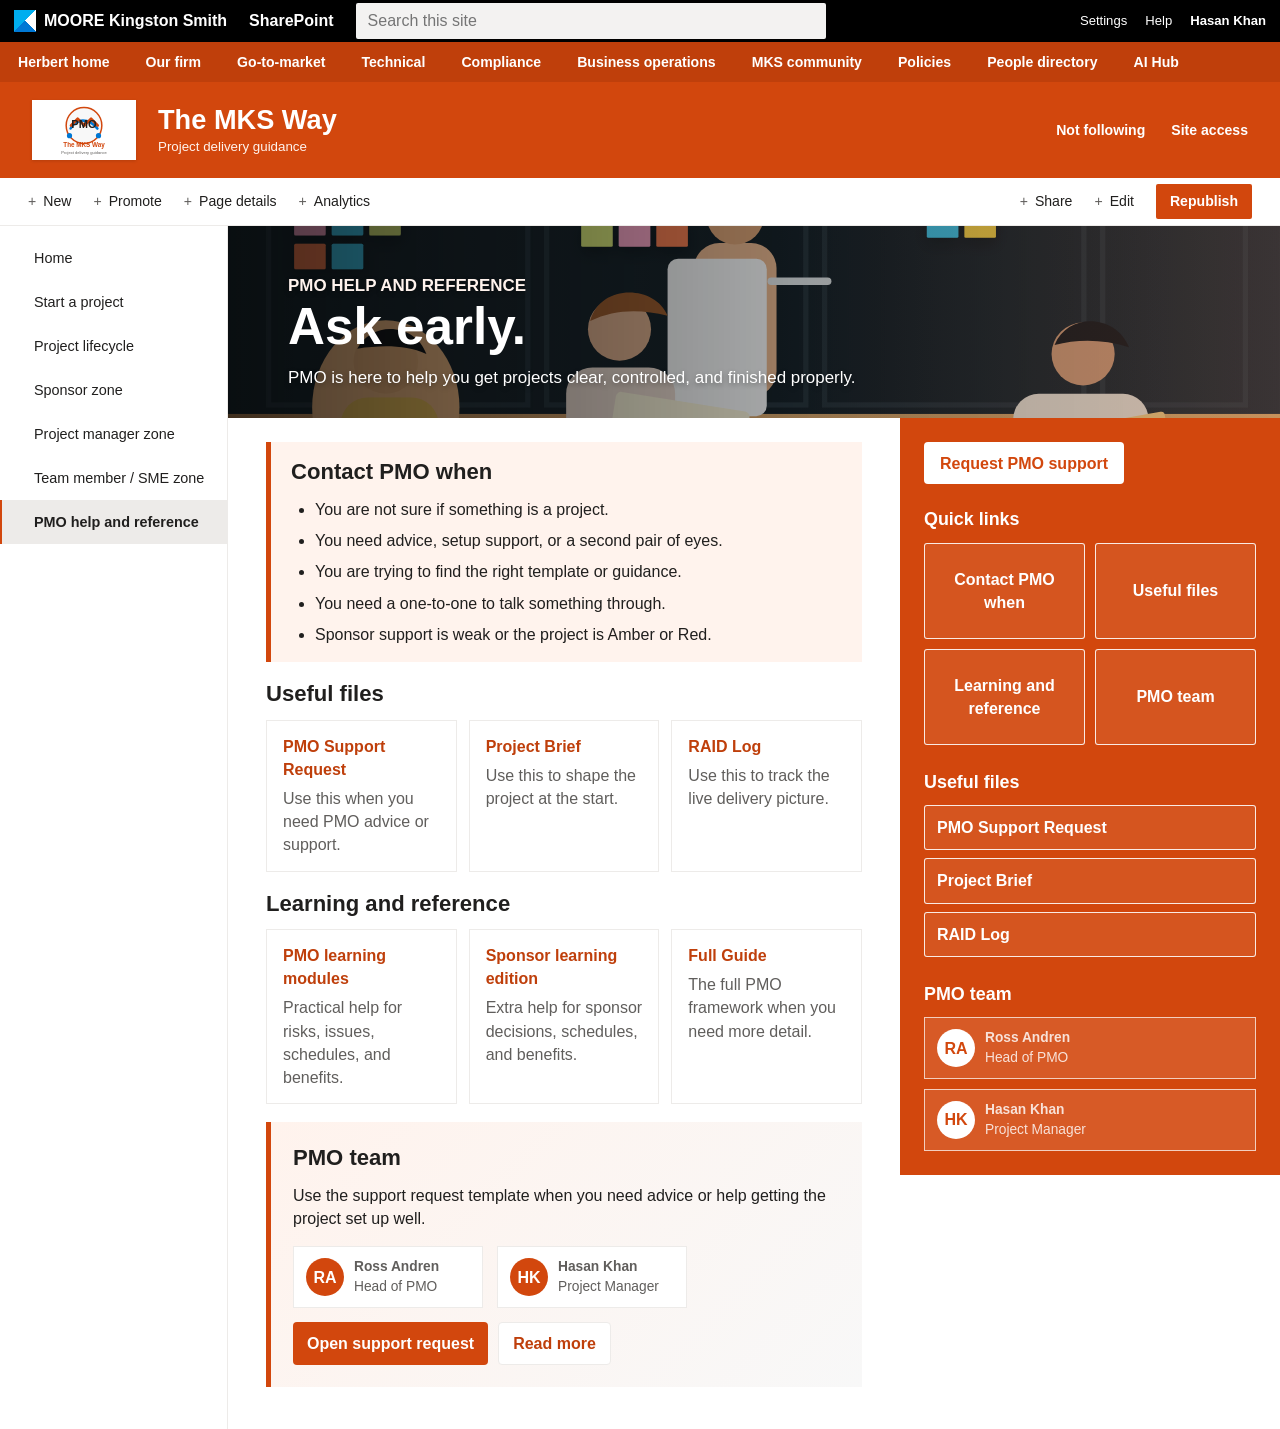
<file: pmo-help-reference.html>
<!doctype html>
<html lang="en-GB">
  <head><meta charset="utf-8"><meta name="viewport" content="width=device-width, initial-scale=1"><title>The MKS Way | PMO help and reference</title><link rel="stylesheet" href="styles.css"></head>
  <body>
    <header class="tenant-bar"><a class="tenant-brand" href="index.html"><span class="mk-mark" aria-hidden="true"></span>MOORE Kingston Smith</a><strong>SharePoint</strong><label class="site-search"><span>Search this site</span><input type="search" placeholder="Search this site"></label><div class="tenant-actions"><span>Settings</span><span>Help</span><strong>Hasan Khan</strong></div></header>
    <nav class="firm-nav" aria-label="Firm navigation"><a href="index.html">Herbert home</a><a href="index.html">Our firm</a><a href="index.html">Go-to-market</a><a href="index.html">Technical</a><a href="index.html">Compliance</a><a href="index.html">Business operations</a><a href="index.html">MKS community</a><a href="index.html">Policies</a><a href="index.html">People directory</a><a href="index.html">AI Hub</a></nav>
    <section class="site-banner"><div class="site-banner-inner"><a class="site-title" href="index.html"><span class="site-logo"><img src="assets/mksw-logo.svg" alt="The MKS Way PMO logo"></span><span><strong>The MKS Way</strong><small>Project delivery guidance</small></span></a><div class="site-actions"><span>Not following</span><span>Site access</span></div></div></section>
    <nav class="command-bar" aria-label="Page commands"><span>New</span><span>Promote</span><span>Page details</span><span>Analytics</span><span class="command-spacer"></span><span>Share</span><span>Edit</span><strong>Republish</strong></nav>
    <div class="page-shell">
      <aside class="left-nav" aria-label="Site navigation"><a href="index.html">Home</a><a href="start-a-project.html">Start a project</a><a href="project-lifecycle.html">Project lifecycle</a><a href="sponsor-zone.html">Sponsor zone</a><a href="project-manager-zone.html">Project manager zone</a><a href="team-member-sme-zone.html">Team member / SME zone</a><a class="is-active" href="pmo-help-reference.html">PMO help and reference</a></aside>
      <main class="content">
        <section class="page-hero"><p class="eyebrow">PMO help and reference</p><h1>Ask early.</h1><p>PMO is here to help you get projects clear, controlled, and finished properly.</p></section>
        <div class="content-layout">
          <div class="main-content">
            <section id="contact-when" class="section-block callout"><h2>Contact PMO when</h2><ul class="check-list"><li>You are not sure if something is a project.</li><li>You need advice, setup support, or a second pair of eyes.</li><li>You are trying to find the right template or guidance.</li><li>You need a one-to-one to talk something through.</li><li>Sponsor support is weak or the project is Amber or Red.</li></ul></section>
            <section id="files" class="section-block"><h2>Useful files</h2><div class="doc-link-row pmo-files"><div class="doc-link-box"><a href="../01_source_material/12_PMO_Support_Request_Template.docx">PMO Support Request</a><p>Use this when you need PMO advice or support.</p></div><div class="doc-link-box"><a href="../01_source_material/01_Project_Brief_Template.docx">Project Brief</a><p>Use this to shape the project at the start.</p></div><div class="doc-link-box"><a href="../01_source_material/03_RAID_Log_Template.docx">RAID Log</a><p>Use this to track the live delivery picture.</p></div></div></section>
            <section id="learning" class="section-block"><h2>Learning and reference</h2><div class="doc-link-row pmo-files"><div class="doc-link-box"><a href="../01_source_material/MKS_PMO_Learning_Programme_Modules.pdf">PMO learning modules</a><p>Practical help for risks, issues, schedules, and benefits.</p></div><div class="doc-link-box"><a href="../01_source_material/PMO_Learning_Programme_Sponsor_Edition.pptx">Sponsor learning edition</a><p>Extra help for sponsor decisions, schedules, and benefits.</p></div><div class="doc-link-box"><a href="../01_source_material/MKS_Way_Delivery_Guide_V1.0.pdf">Full Guide</a><p>The full PMO framework when you need more detail.</p></div></div></section>
            <section id="contact" class="contact-card"><h2>PMO team</h2><p>Use the support request template when you need advice or help getting the project set up well.</p><div class="people-list"><div class="person-chip"><span class="person-avatar">RA</span><span><strong>Ross Andren</strong><span>Head of PMO</span></span></div><div class="person-chip"><span class="person-avatar">HK</span><span><strong>Hasan Khan</strong><span>Project Manager</span></span></div></div><div class="contact-actions"><a href="../01_source_material/12_PMO_Support_Request_Template.docx">Open support request</a><a class="secondary" href="../01_source_material/MKS_PMO_Learning_Programme_Modules.pdf">Read more</a></div></section>
          </div>
          <aside class="right-panel" aria-label="Page links"><a class="support-button" href="../01_source_material/12_PMO_Support_Request_Template.docx">Request PMO support</a><h2>Quick links</h2><div class="right-panel-grid"><a class="panel-link" href="#contact-when">Contact PMO when</a><a class="panel-link" href="#files">Useful files</a><a class="panel-link" href="#learning">Learning and reference</a><a class="panel-link" href="#contact">PMO team</a></div><h2>Useful files</h2><a class="panel-link" href="../01_source_material/12_PMO_Support_Request_Template.docx">PMO Support Request</a><a class="panel-link" href="../01_source_material/01_Project_Brief_Template.docx">Project Brief</a><a class="panel-link" href="../01_source_material/03_RAID_Log_Template.docx">RAID Log</a><h2>PMO team</h2><div class="people-list"><div class="person-chip"><span class="person-avatar">RA</span><span><strong>Ross Andren</strong><span>Head of PMO</span></span></div><div class="person-chip"><span class="person-avatar">HK</span><span><strong>Hasan Khan</strong><span>Project Manager</span></span></div></div></aside>
        </div>
      </main>
    </div>
  </body>
</html>
</file>
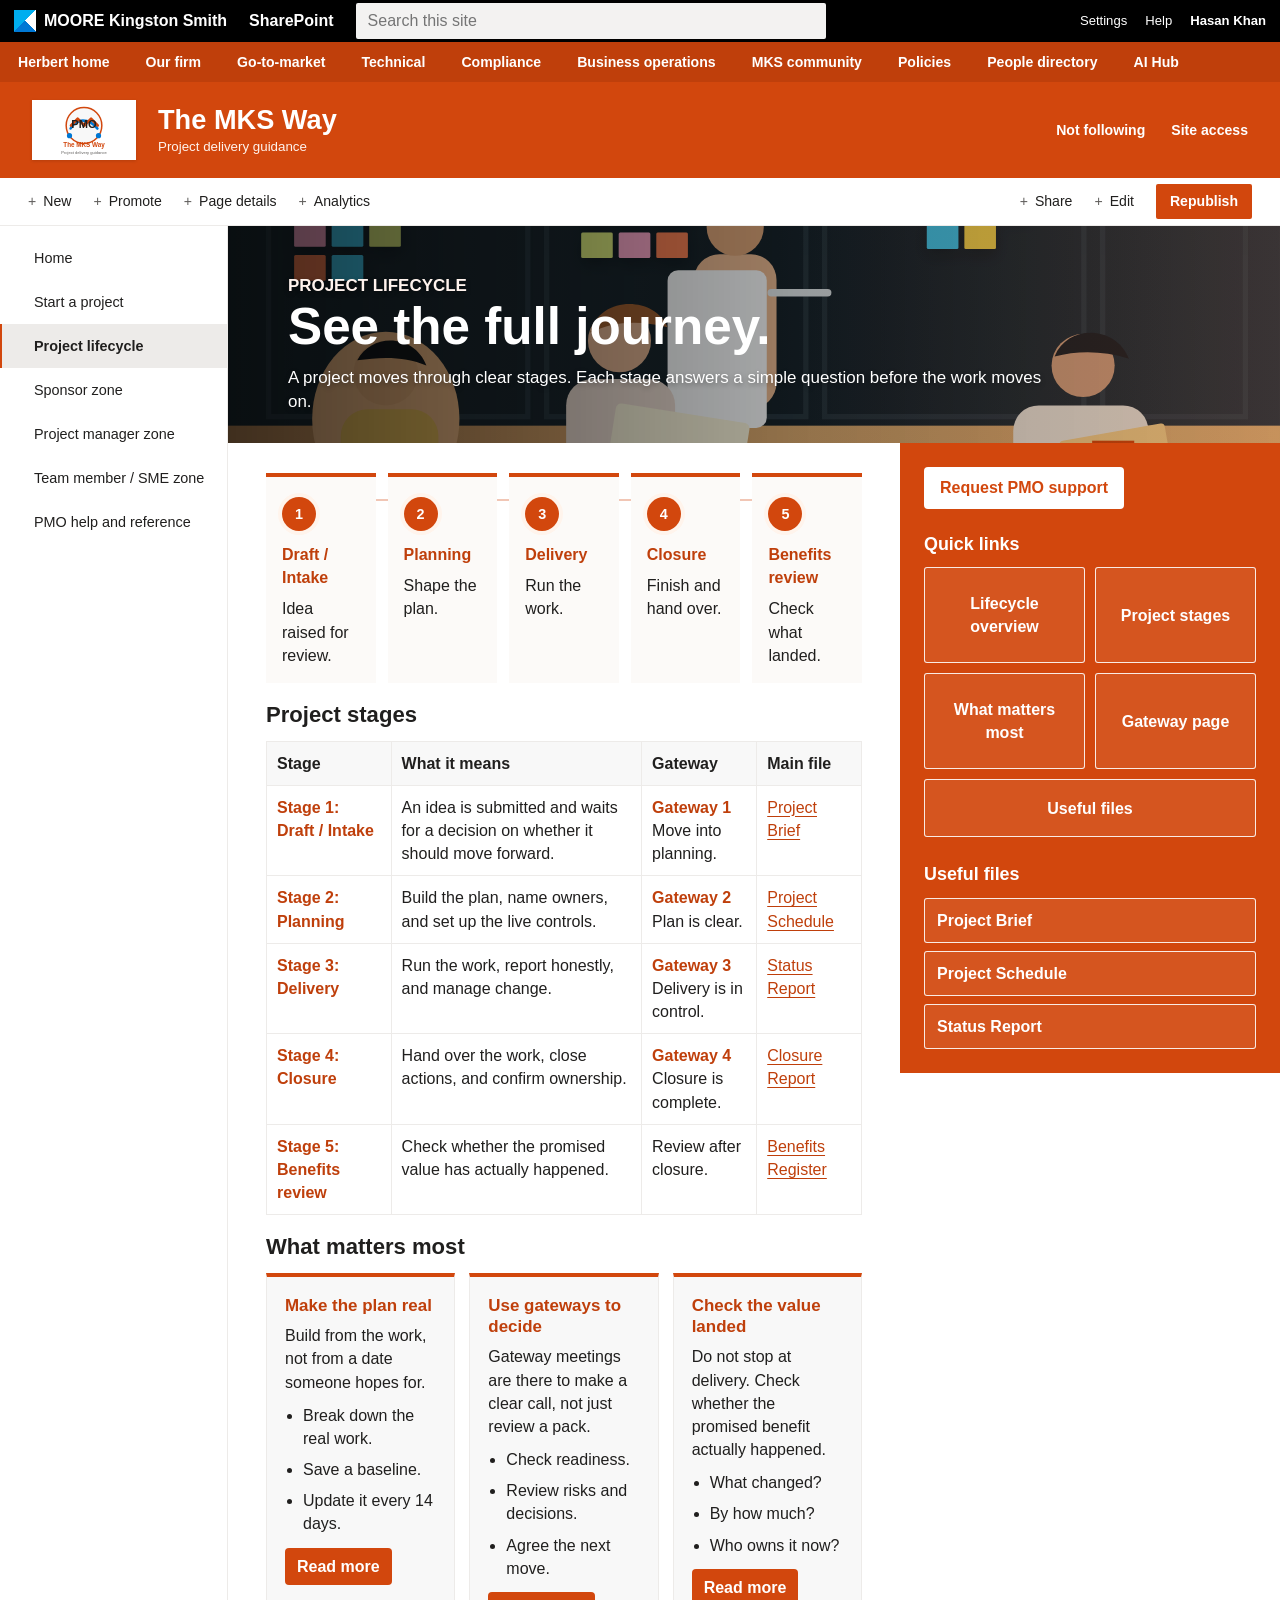
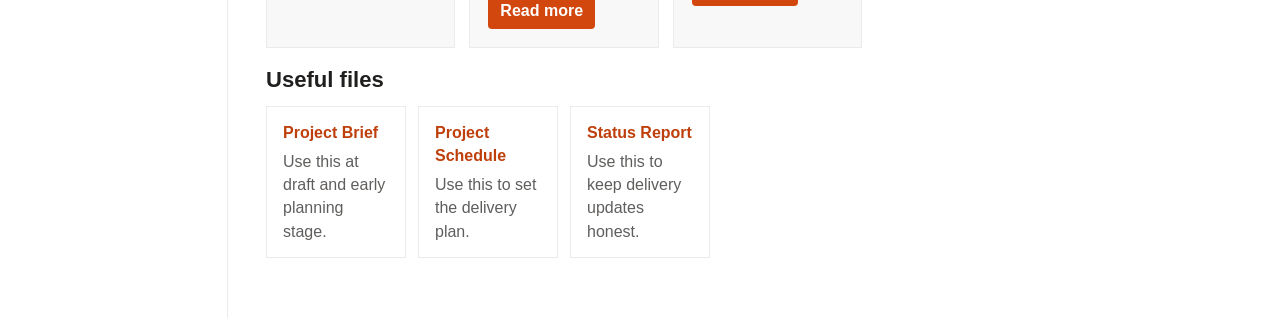
<file: project-lifecycle.html>
<!doctype html>
<html lang="en-GB">
  <head><meta charset="utf-8"><meta name="viewport" content="width=device-width, initial-scale=1"><title>The MKS Way | Project lifecycle</title><link rel="stylesheet" href="styles.css"></head>
  <body>
    <header class="tenant-bar"><a class="tenant-brand" href="index.html"><span class="mk-mark" aria-hidden="true"></span>MOORE Kingston Smith</a><strong>SharePoint</strong><label class="site-search"><span>Search this site</span><input type="search" placeholder="Search this site"></label><div class="tenant-actions"><span>Settings</span><span>Help</span><strong>Hasan Khan</strong></div></header>
    <nav class="firm-nav" aria-label="Firm navigation"><a href="index.html">Herbert home</a><a href="index.html">Our firm</a><a href="index.html">Go-to-market</a><a href="index.html">Technical</a><a href="index.html">Compliance</a><a href="index.html">Business operations</a><a href="index.html">MKS community</a><a href="index.html">Policies</a><a href="index.html">People directory</a><a href="index.html">AI Hub</a></nav>
    <section class="site-banner"><div class="site-banner-inner"><a class="site-title" href="index.html"><span class="site-logo"><img src="assets/mksw-logo.svg" alt="The MKS Way PMO logo"></span><span><strong>The MKS Way</strong><small>Project delivery guidance</small></span></a><div class="site-actions"><span>Not following</span><span>Site access</span></div></div></section>
    <nav class="command-bar" aria-label="Page commands"><span>New</span><span>Promote</span><span>Page details</span><span>Analytics</span><span class="command-spacer"></span><span>Share</span><span>Edit</span><strong>Republish</strong></nav>
    <div class="page-shell">
      <aside class="left-nav" aria-label="Site navigation"><a href="index.html">Home</a><a href="start-a-project.html">Start a project</a><a class="is-active" href="project-lifecycle.html">Project lifecycle</a><a href="sponsor-zone.html">Sponsor zone</a><a href="project-manager-zone.html">Project manager zone</a><a href="team-member-sme-zone.html">Team member / SME zone</a><a href="pmo-help-reference.html">PMO help and reference</a></aside>
      <main class="content">
        <section class="page-hero"><p class="eyebrow">Project lifecycle</p><h1>See the full journey.</h1><p>A project moves through clear stages. Each stage answers a simple question before the work moves on.</p></section>
        <div class="content-layout">
          <div class="main-content">
            <section id="glance" class="section-block"><div class="journey-strip journey-strip-five" aria-label="Project lifecycle overview"><div class="journey-card"><span class="journey-number">1</span><strong>Draft / Intake</strong><p>Idea raised for review.</p></div><div class="journey-card"><span class="journey-number">2</span><strong>Planning</strong><p>Shape the plan.</p></div><div class="journey-card"><span class="journey-number">3</span><strong>Delivery</strong><p>Run the work.</p></div><div class="journey-card"><span class="journey-number">4</span><strong>Closure</strong><p>Finish and hand over.</p></div><div class="journey-card"><span class="journey-number">5</span><strong>Benefits review</strong><p>Check what landed.</p></div></div></section>
            <section id="stages" class="section-block"><h2>Project stages</h2><table class="simple-table lifecycle-table"><tr><th>Stage</th><th>What it means</th><th>Gateway</th><th>Main file</th></tr><tr><td><strong>Stage 1: Draft / Intake</strong></td><td>An idea is submitted and waits for a decision on whether it should move forward.</td><td><strong>Gateway 1</strong><br>Move into planning.</td><td><a href="../01_source_material/01_Project_Brief_Template.docx">Project Brief</a></td></tr><tr><td><strong>Stage 2: Planning</strong></td><td>Build the plan, name owners, and set up the live controls.</td><td><strong>Gateway 2</strong><br>Plan is clear.</td><td><a href="../01_source_material/09_Project_Schedule_Template.docx">Project Schedule</a></td></tr><tr><td><strong>Stage 3: Delivery</strong></td><td>Run the work, report honestly, and manage change.</td><td><strong>Gateway 3</strong><br>Delivery is in control.</td><td><a href="../01_source_material/04_Status_Report_Template.docx">Status Report</a></td></tr><tr><td><strong>Stage 4: Closure</strong></td><td>Hand over the work, close actions, and confirm ownership.</td><td><strong>Gateway 4</strong><br>Closure is complete.</td><td><a href="../01_source_material/10_Closure_Report_Template.docx">Closure Report</a></td></tr><tr><td><strong>Stage 5: Benefits review</strong></td><td>Check whether the promised value has actually happened.</td><td>Review after closure.</td><td><a href="../01_source_material/07_Benefits_Register_Template.docx">Benefits Register</a></td></tr></table></section>
            <section id="focus" class="section-block"><h2>What matters most</h2><div class="focus-card-grid focus-card-grid-three"><article class="focus-card"><h3>Make the plan real</h3><p>Build from the work, not from a date someone hopes for.</p><ul class="mini-check-list"><li>Break down the real work.</li><li>Save a baseline.</li><li>Update it every 14 days.</li></ul><div class="contact-actions compact-actions"><a href="lifecycle-planning.html">Read more</a></div></article><article class="focus-card"><h3>Use gateways to decide</h3><p>Gateway meetings are there to make a clear call, not just review a pack.</p><ul class="mini-check-list"><li>Check readiness.</li><li>Review risks and decisions.</li><li>Agree the next move.</li></ul><div class="contact-actions compact-actions"><a href="gateway-meetings.html">Read more</a></div></article><article class="focus-card"><h3>Check the value landed</h3><p>Do not stop at delivery. Check whether the promised benefit actually happened.</p><ul class="mini-check-list"><li>What changed?</li><li>By how much?</li><li>Who owns it now?</li></ul><div class="contact-actions compact-actions"><a href="benefits-review.html">Read more</a></div></article></div></section>
            <section id="files" class="section-block"><h2>Useful files</h2><div class="doc-link-row lifecycle-files"><div class="doc-link-box"><a href="../01_source_material/01_Project_Brief_Template.docx">Project Brief</a><p>Use this at draft and early planning stage.</p></div><div class="doc-link-box"><a href="../01_source_material/09_Project_Schedule_Template.docx">Project Schedule</a><p>Use this to set the delivery plan.</p></div><div class="doc-link-box"><a href="../01_source_material/04_Status_Report_Template.docx">Status Report</a><p>Use this to keep delivery updates honest.</p></div></div></section>
          </div>
          <aside class="right-panel" aria-label="Page links"><a class="support-button" href="pmo-help-reference.html">Request PMO support</a><h2>Quick links</h2><div class="right-panel-grid is-five"><a class="panel-link" href="#glance">Lifecycle overview</a><a class="panel-link" href="#stages">Project stages</a><a class="panel-link" href="#focus">What matters most</a><a class="panel-link" href="gateway-meetings.html">Gateway page</a><a class="panel-link" href="#files">Useful files</a></div><h2>Useful files</h2><a class="panel-link" href="../01_source_material/01_Project_Brief_Template.docx">Project Brief</a><a class="panel-link" href="../01_source_material/09_Project_Schedule_Template.docx">Project Schedule</a><a class="panel-link" href="../01_source_material/04_Status_Report_Template.docx">Status Report</a></aside>
        </div>
      </main>
    </div>
  </body>
</html>
</file>
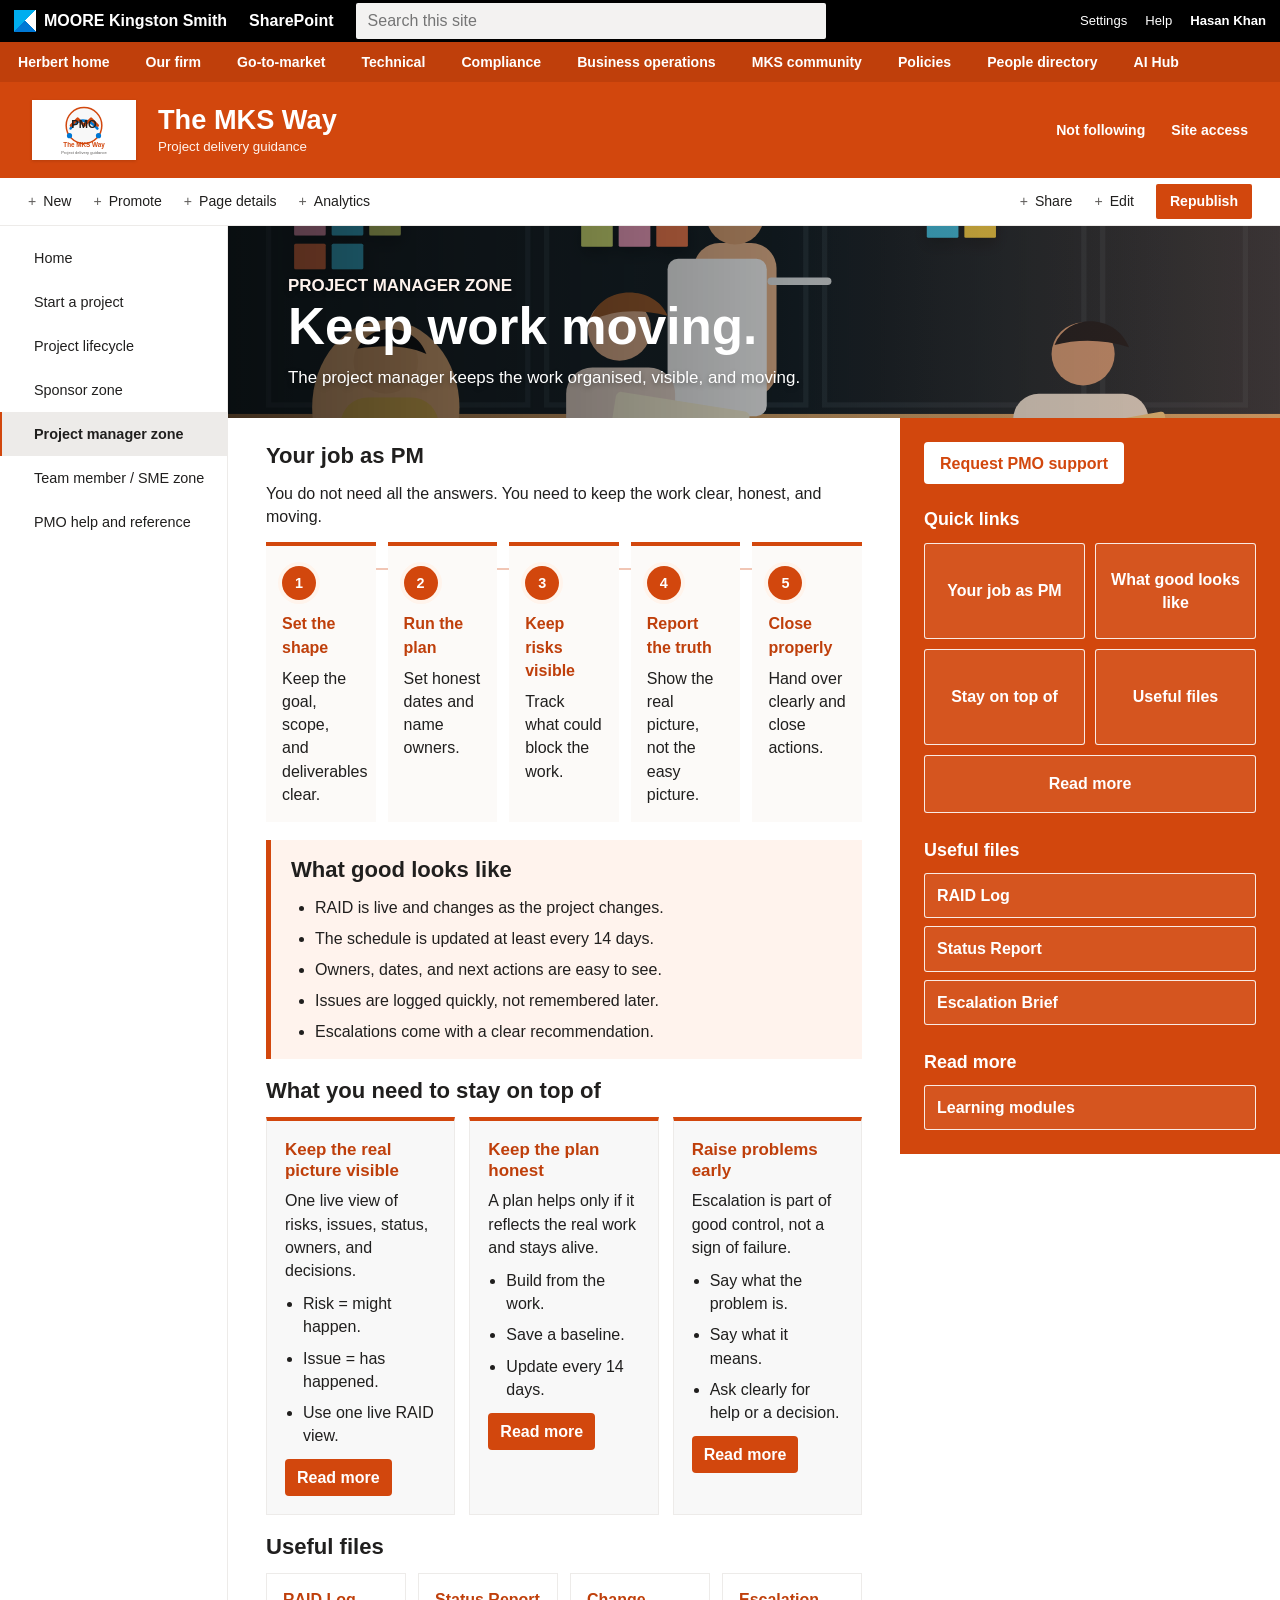
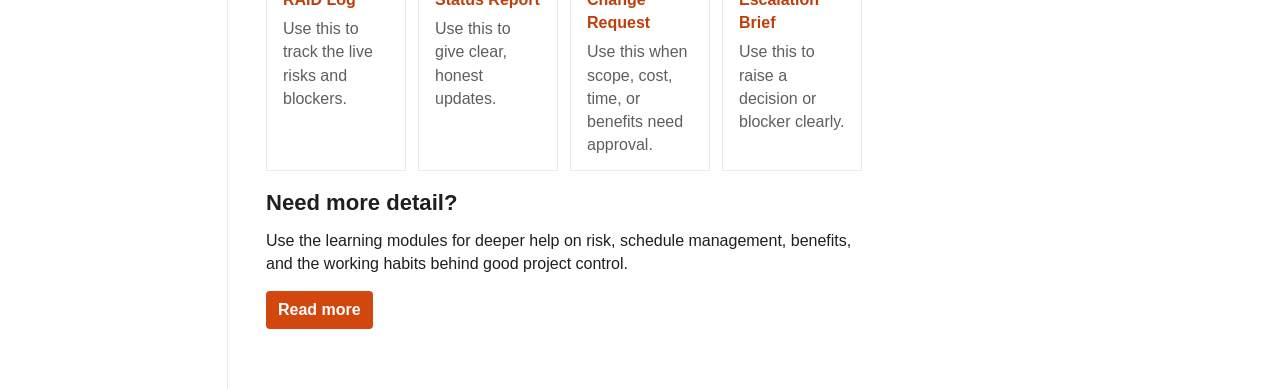
<file: project-manager-zone.html>
<!doctype html>
<html lang="en-GB">
  <head><meta charset="utf-8"><meta name="viewport" content="width=device-width, initial-scale=1"><title>The MKS Way | Project manager zone</title><link rel="stylesheet" href="styles.css"></head>
  <body>
    <header class="tenant-bar"><a class="tenant-brand" href="index.html"><span class="mk-mark" aria-hidden="true"></span>MOORE Kingston Smith</a><strong>SharePoint</strong><label class="site-search"><span>Search this site</span><input type="search" placeholder="Search this site"></label><div class="tenant-actions"><span>Settings</span><span>Help</span><strong>Hasan Khan</strong></div></header>
    <nav class="firm-nav" aria-label="Firm navigation"><a href="index.html">Herbert home</a><a href="index.html">Our firm</a><a href="index.html">Go-to-market</a><a href="index.html">Technical</a><a href="index.html">Compliance</a><a href="index.html">Business operations</a><a href="index.html">MKS community</a><a href="index.html">Policies</a><a href="index.html">People directory</a><a href="index.html">AI Hub</a></nav>
    <section class="site-banner"><div class="site-banner-inner"><a class="site-title" href="index.html"><span class="site-logo"><img src="assets/mksw-logo.svg" alt="The MKS Way PMO logo"></span><span><strong>The MKS Way</strong><small>Project delivery guidance</small></span></a><div class="site-actions"><span>Not following</span><span>Site access</span></div></div></section>
    <nav class="command-bar" aria-label="Page commands"><span>New</span><span>Promote</span><span>Page details</span><span>Analytics</span><span class="command-spacer"></span><span>Share</span><span>Edit</span><strong>Republish</strong></nav>
    <div class="page-shell">
      <aside class="left-nav" aria-label="Site navigation"><a href="index.html">Home</a><a href="start-a-project.html">Start a project</a><a href="project-lifecycle.html">Project lifecycle</a><a href="sponsor-zone.html">Sponsor zone</a><a class="is-active" href="project-manager-zone.html">Project manager zone</a><a href="team-member-sme-zone.html">Team member / SME zone</a><a href="pmo-help-reference.html">PMO help and reference</a></aside>
      <main class="content">
        <section class="page-hero"><p class="eyebrow">Project manager zone</p><h1>Keep work moving.</h1><p>The project manager keeps the work organised, visible, and moving.</p></section>
        <div class="content-layout">
          <div class="main-content">
            <section id="role" class="section-block"><h2>Your job as PM</h2><p class="role-intro">You do not need all the answers. You need to keep the work clear, honest, and moving.</p><div class="journey-strip journey-strip-five"><div class="journey-card"><span class="journey-number">1</span><strong>Set the shape</strong><p>Keep the goal, scope, and deliverables clear.</p></div><div class="journey-card"><span class="journey-number">2</span><strong>Run the plan</strong><p>Set honest dates and name owners.</p></div><div class="journey-card"><span class="journey-number">3</span><strong>Keep risks visible</strong><p>Track what could block the work.</p></div><div class="journey-card"><span class="journey-number">4</span><strong>Report the truth</strong><p>Show the real picture, not the easy picture.</p></div><div class="journey-card"><span class="journey-number">5</span><strong>Close properly</strong><p>Hand over clearly and close actions.</p></div></div></section>
            <section id="good" class="section-block callout"><h2>What good looks like</h2><ul class="check-list"><li>RAID is live and changes as the project changes.</li><li>The schedule is updated at least every 14 days.</li><li>Owners, dates, and next actions are easy to see.</li><li>Issues are logged quickly, not remembered later.</li><li>Escalations come with a clear recommendation.</li></ul></section>
            <section id="focus" class="section-block"><h2>What you need to stay on top of</h2><div class="focus-card-grid"><article class="focus-card"><h3>Keep the real picture visible</h3><p>One live view of risks, issues, status, owners, and decisions.</p><ul class="mini-check-list"><li>Risk = might happen.</li><li>Issue = has happened.</li><li>Use one live RAID view.</li></ul><div class="contact-actions compact-actions"><a href="pm-controls.html">Read more</a></div></article><article class="focus-card"><h3>Keep the plan honest</h3><p>A plan helps only if it reflects the real work and stays alive.</p><ul class="mini-check-list"><li>Build from the work.</li><li>Save a baseline.</li><li>Update every 14 days.</li></ul><div class="contact-actions compact-actions"><a href="pm-schedule.html">Read more</a></div></article><article class="focus-card"><h3>Raise problems early</h3><p>Escalation is part of good control, not a sign of failure.</p><ul class="mini-check-list"><li>Say what the problem is.</li><li>Say what it means.</li><li>Ask clearly for help or a decision.</li></ul><div class="contact-actions compact-actions"><a href="pm-escalation.html">Read more</a></div></article></div></section>
            <section id="files" class="section-block"><h2>Useful files</h2><div class="doc-link-row pm-files"><div class="doc-link-box"><a href="../01_source_material/03_RAID_Log_Template.docx">RAID Log</a><p>Use this to track the live risks and blockers.</p></div><div class="doc-link-box"><a href="../01_source_material/04_Status_Report_Template.docx">Status Report</a><p>Use this to give clear, honest updates.</p></div><div class="doc-link-box"><a href="../01_source_material/05_Change_Request_Template.docx">Change Request</a><p>Use this when scope, cost, time, or benefits need approval.</p></div><div class="doc-link-box"><a href="../01_source_material/06_Escalation_Brief_Template.docx">Escalation Brief</a><p>Use this to raise a decision or blocker clearly.</p></div></div></section>
            <section id="detail" class="section-block"><h2>Need more detail?</h2><p>Use the learning modules for deeper help on risk, schedule management, benefits, and the working habits behind good project control.</p><div class="contact-actions compact-actions"><a href="../01_source_material/MKS_PMO_Learning_Programme_Modules.pdf">Read more</a></div></section>
          </div>
          <aside class="right-panel" aria-label="Page links"><a class="support-button" href="pmo-help-reference.html">Request PMO support</a><h2>Quick links</h2><div class="right-panel-grid is-five"><a class="panel-link" href="#role">Your job as PM</a><a class="panel-link" href="#good">What good looks like</a><a class="panel-link" href="#focus">Stay on top of</a><a class="panel-link" href="#files">Useful files</a><a class="panel-link" href="#detail">Read more</a></div><h2>Useful files</h2><a class="panel-link" href="../01_source_material/03_RAID_Log_Template.docx">RAID Log</a><a class="panel-link" href="../01_source_material/04_Status_Report_Template.docx">Status Report</a><a class="panel-link" href="../01_source_material/06_Escalation_Brief_Template.docx">Escalation Brief</a><h2>Read more</h2><a class="panel-link" href="../01_source_material/MKS_PMO_Learning_Programme_Modules.pdf">Learning modules</a></aside>
        </div>
      </main>
    </div>
  </body>
</html>
</file>
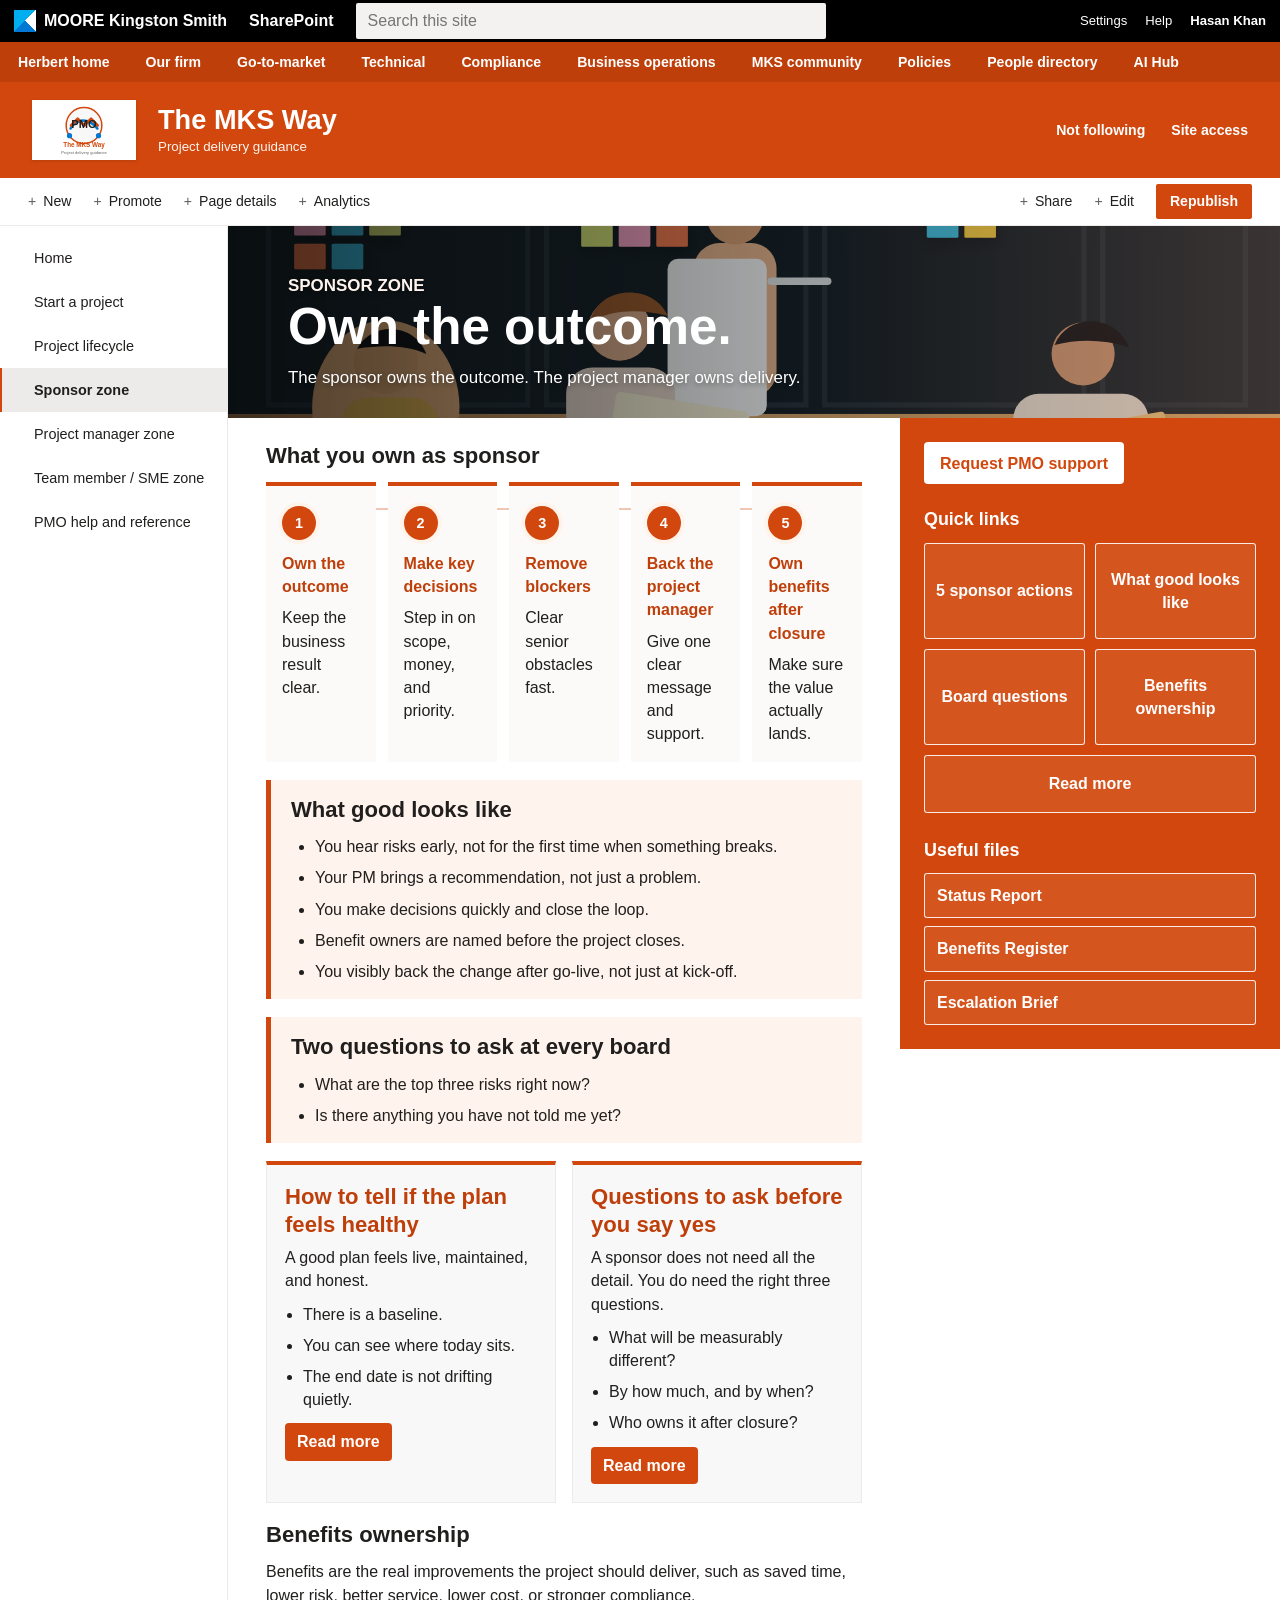
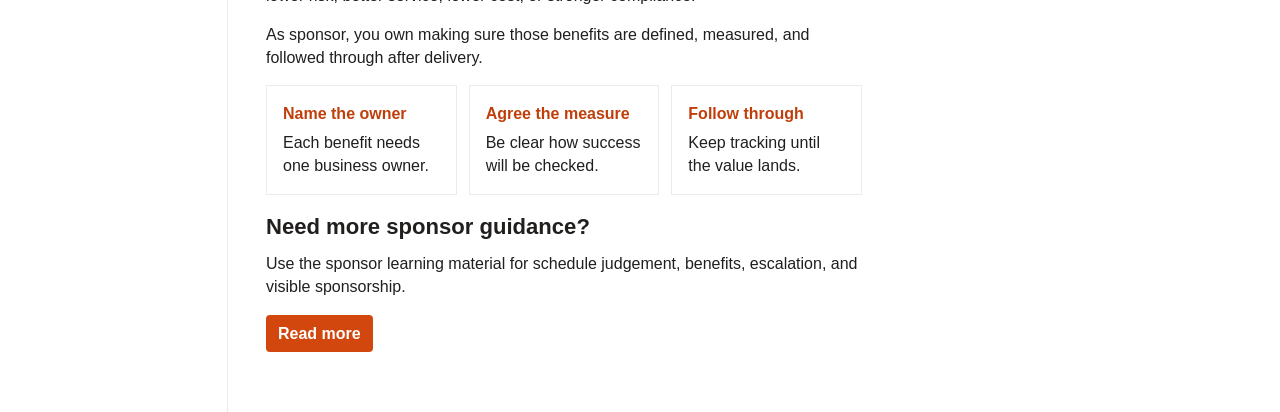
<file: sponsor-zone.html>
<!doctype html>
<html lang="en-GB">
  <head><meta charset="utf-8"><meta name="viewport" content="width=device-width, initial-scale=1"><title>The MKS Way | Sponsor zone</title><link rel="stylesheet" href="styles.css"></head>
  <body>
    <header class="tenant-bar"><a class="tenant-brand" href="index.html"><span class="mk-mark" aria-hidden="true"></span>MOORE Kingston Smith</a><strong>SharePoint</strong><label class="site-search"><span>Search this site</span><input type="search" placeholder="Search this site"></label><div class="tenant-actions"><span>Settings</span><span>Help</span><strong>Hasan Khan</strong></div></header>
    <nav class="firm-nav" aria-label="Firm navigation"><a href="index.html">Herbert home</a><a href="index.html">Our firm</a><a href="index.html">Go-to-market</a><a href="index.html">Technical</a><a href="index.html">Compliance</a><a href="index.html">Business operations</a><a href="index.html">MKS community</a><a href="index.html">Policies</a><a href="index.html">People directory</a><a href="index.html">AI Hub</a></nav>
    <section class="site-banner"><div class="site-banner-inner"><a class="site-title" href="index.html"><span class="site-logo"><img src="assets/mksw-logo.svg" alt="The MKS Way PMO logo"></span><span><strong>The MKS Way</strong><small>Project delivery guidance</small></span></a><div class="site-actions"><span>Not following</span><span>Site access</span></div></div></section>
    <nav class="command-bar" aria-label="Page commands"><span>New</span><span>Promote</span><span>Page details</span><span>Analytics</span><span class="command-spacer"></span><span>Share</span><span>Edit</span><strong>Republish</strong></nav>
    <div class="page-shell">
      <aside class="left-nav" aria-label="Site navigation"><a href="index.html">Home</a><a href="start-a-project.html">Start a project</a><a href="project-lifecycle.html">Project lifecycle</a><a class="is-active" href="sponsor-zone.html">Sponsor zone</a><a href="project-manager-zone.html">Project manager zone</a><a href="team-member-sme-zone.html">Team member / SME zone</a><a href="pmo-help-reference.html">PMO help and reference</a></aside>
      <main class="content">
        <section class="page-hero"><p class="eyebrow">Sponsor zone</p><h1>Own the outcome.</h1><p>The sponsor owns the outcome. The project manager owns delivery.</p></section>
        <div class="content-layout">
          <div class="main-content">
            <section id="role" class="section-block"><h2>What you own as sponsor</h2><div class="journey-strip journey-strip-five" aria-label="Sponsor responsibilities"><div class="journey-card"><span class="journey-number">1</span><strong>Own the outcome</strong><p>Keep the business result clear.</p></div><div class="journey-card"><span class="journey-number">2</span><strong>Make key decisions</strong><p>Step in on scope, money, and priority.</p></div><div class="journey-card"><span class="journey-number">3</span><strong>Remove blockers</strong><p>Clear senior obstacles fast.</p></div><div class="journey-card"><span class="journey-number">4</span><strong>Back the project manager</strong><p>Give one clear message and support.</p></div><div class="journey-card"><span class="journey-number">5</span><strong>Own benefits after closure</strong><p>Make sure the value actually lands.</p></div></div></section>
            <section id="good" class="section-block callout"><h2>What good looks like</h2><ul class="check-list"><li>You hear risks early, not for the first time when something breaks.</li><li>Your PM brings a recommendation, not just a problem.</li><li>You make decisions quickly and close the loop.</li><li>Benefit owners are named before the project closes.</li><li>You visibly back the change after go-live, not just at kick-off.</li></ul></section>
            <section id="questions" class="section-block callout"><h2>Two questions to ask at every board</h2><ul class="check-list"><li>What are the top three risks right now?</li><li>Is there anything you have not told me yet?</li></ul></section>
            <section id="support" class="section-block"><div class="two-col"><article class="focus-card"><h2>How to tell if the plan feels healthy</h2><p>A good plan feels live, maintained, and honest.</p><ul class="mini-check-list"><li>There is a baseline.</li><li>You can see where today sits.</li><li>The end date is not drifting quietly.</li></ul><div class="contact-actions compact-actions"><a href="../01_source_material/PMO_Learning_Programme_Sponsor_Edition.pptx">Read more</a></div></article><article class="focus-card"><h2>Questions to ask before you say yes</h2><p>A sponsor does not need all the detail. You do need the right three questions.</p><ul class="mini-check-list"><li>What will be measurably different?</li><li>By how much, and by when?</li><li>Who owns it after closure?</li></ul><div class="contact-actions compact-actions"><a href="../01_source_material/PMO_Learning_Programme_Sponsor_Edition.pptx">Read more</a></div></article></div></section>
            <section id="benefits" class="section-block"><h2>Benefits ownership</h2><p>Benefits are the real improvements the project should deliver, such as saved time, lower risk, better service, lower cost, or stronger compliance.</p><p>As sponsor, you own making sure those benefits are defined, measured, and followed through after delivery.</p><div class="benefits-points"><div><strong>Name the owner</strong><p>Each benefit needs one business owner.</p></div><div><strong>Agree the measure</strong><p>Be clear how success will be checked.</p></div><div><strong>Follow through</strong><p>Keep tracking until the value lands.</p></div></div></section>
            <section id="charter" class="section-block"><h2>Need more sponsor guidance?</h2><p>Use the sponsor learning material for schedule judgement, benefits, escalation, and visible sponsorship.</p><div class="contact-actions compact-actions"><a href="../01_source_material/PMO_Learning_Programme_Sponsor_Edition.pptx">Read more</a></div></section>
          </div>
          <aside class="right-panel" aria-label="Page links"><a class="support-button" href="pmo-help-reference.html">Request PMO support</a><h2>Quick links</h2><div class="right-panel-grid is-five"><a class="panel-link" href="#role">5 sponsor actions</a><a class="panel-link" href="#good">What good looks like</a><a class="panel-link" href="#questions">Board questions</a><a class="panel-link" href="#benefits">Benefits ownership</a><a class="panel-link" href="#charter">Read more</a></div><h2>Useful files</h2><a class="panel-link" href="../01_source_material/04_Status_Report_Template.docx">Status Report</a><a class="panel-link" href="../01_source_material/07_Benefits_Register_Template.docx">Benefits Register</a><a class="panel-link" href="../01_source_material/06_Escalation_Brief_Template.docx">Escalation Brief</a></aside>
        </div>
      </main>
    </div>
  </body>
</html>
</file>
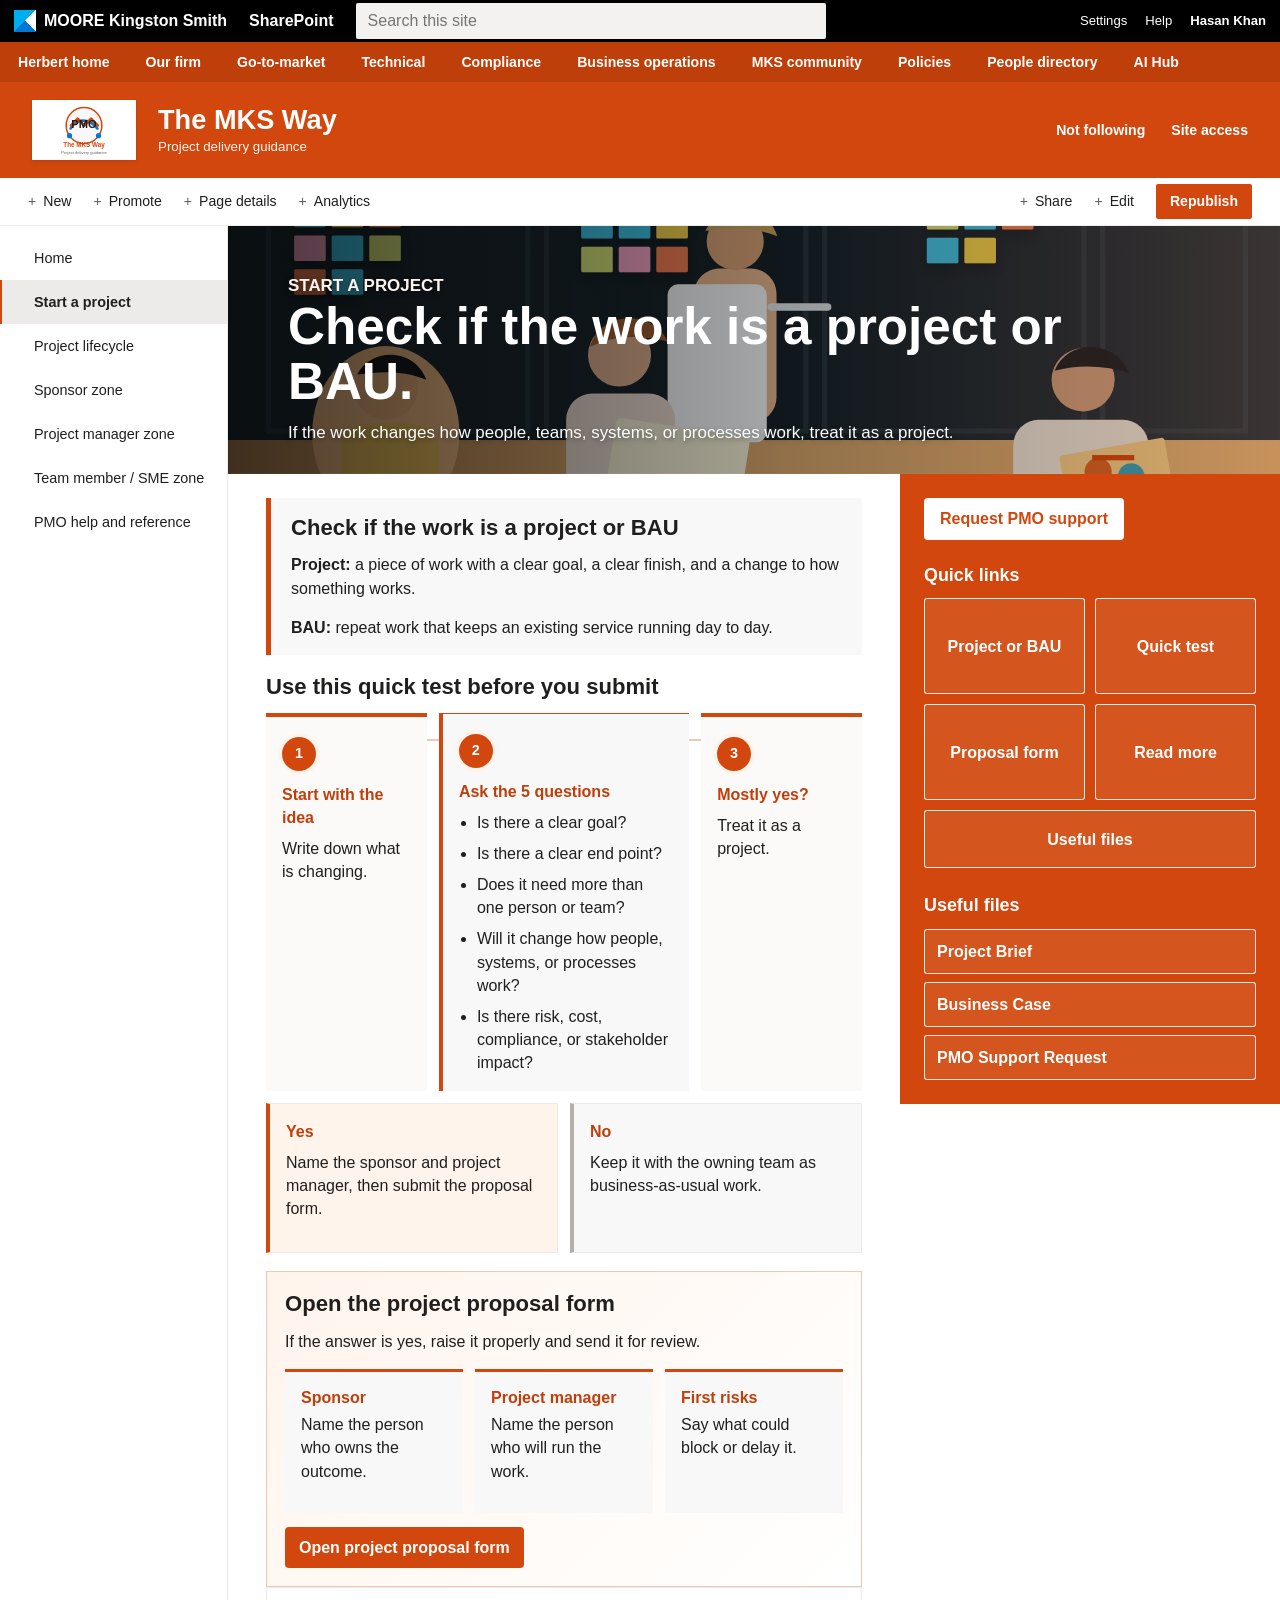
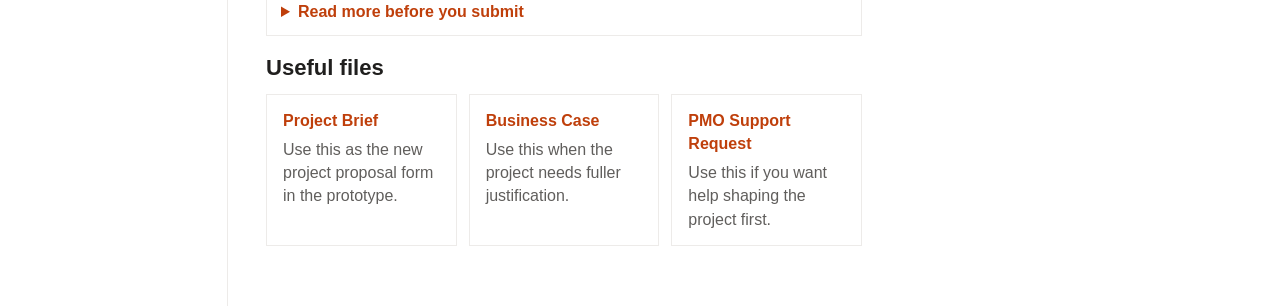
<file: start-a-project.html>
<!doctype html>
<html lang="en-GB">
  <head><meta charset="utf-8"><meta name="viewport" content="width=device-width, initial-scale=1"><title>The MKS Way | Start a project</title><link rel="stylesheet" href="styles.css"></head>
  <body>
    <header class="tenant-bar"><a class="tenant-brand" href="index.html"><span class="mk-mark" aria-hidden="true"></span>MOORE Kingston Smith</a><strong>SharePoint</strong><label class="site-search"><span>Search this site</span><input type="search" placeholder="Search this site"></label><div class="tenant-actions"><span>Settings</span><span>Help</span><strong>Hasan Khan</strong></div></header>
    <nav class="firm-nav" aria-label="Firm navigation"><a href="index.html">Herbert home</a><a href="index.html">Our firm</a><a href="index.html">Go-to-market</a><a href="index.html">Technical</a><a href="index.html">Compliance</a><a href="index.html">Business operations</a><a href="index.html">MKS community</a><a href="index.html">Policies</a><a href="index.html">People directory</a><a href="index.html">AI Hub</a></nav>
    <section class="site-banner"><div class="site-banner-inner"><a class="site-title" href="index.html"><span class="site-logo"><img src="assets/mksw-logo.svg" alt="The MKS Way PMO logo"></span><span><strong>The MKS Way</strong><small>Project delivery guidance</small></span></a><div class="site-actions"><span>Not following</span><span>Site access</span></div></div></section>
    <nav class="command-bar" aria-label="Page commands"><span>New</span><span>Promote</span><span>Page details</span><span>Analytics</span><span class="command-spacer"></span><span>Share</span><span>Edit</span><strong>Republish</strong></nav>
    <div class="page-shell">
      <aside class="left-nav" aria-label="Site navigation"><a href="index.html">Home</a><a class="is-active" href="start-a-project.html">Start a project</a><a href="project-lifecycle.html">Project lifecycle</a><a href="sponsor-zone.html">Sponsor zone</a><a href="project-manager-zone.html">Project manager zone</a><a href="team-member-sme-zone.html">Team member / SME zone</a><a href="pmo-help-reference.html">PMO help and reference</a></aside>
      <main class="content">
        <section class="page-hero"><p class="eyebrow">Start a project</p><h1>Check if the work is a project or BAU.</h1><p>If the work changes how people, teams, systems, or processes work, treat it as a project.</p></section>
        <div class="content-layout">
          <div class="main-content">
            <section id="next" class="intro-card"><h2>Check if the work is a project or BAU</h2><p><strong>Project:</strong> a piece of work with a clear goal, a clear finish, and a change to how something works.</p><p><strong>BAU:</strong> repeat work that keeps an existing service running day to day.</p></section>
            <section id="project-test" class="section-block"><h2>Use this quick test before you submit</h2><div class="journey-strip journey-strip-three"><div class="journey-card"><span class="journey-number">1</span><strong>Start with the idea</strong><p>Write down what is changing.</p></div><div class="journey-card journey-card-wide"><span class="journey-number">2</span><strong>Ask the 5 questions</strong><ul class="mini-check-list"><li>Is there a clear goal?</li><li>Is there a clear end point?</li><li>Does it need more than one person or team?</li><li>Will it change how people, systems, or processes work?</li><li>Is there risk, cost, compliance, or stakeholder impact?</li></ul></div><div class="journey-card"><span class="journey-number">3</span><strong>Mostly yes?</strong><p>Treat it as a project.</p></div></div><div class="decision-row"><div class="decision-box decision-yes"><strong>Yes</strong><p>Name the sponsor and project manager, then submit the proposal form.</p></div><div class="decision-box decision-no"><strong>No</strong><p>Keep it with the owning team as business-as-usual work.</p></div></div></section>
            <section id="proposal" class="primary-path"><h2>Open the project proposal form</h2><p>If the answer is yes, raise it properly and send it for review.</p><div class="step-strip"><div><strong>Sponsor</strong><p>Name the person who owns the outcome.</p></div><div><strong>Project manager</strong><p>Name the person who will run the work.</p></div><div><strong>First risks</strong><p>Say what could block or delay it.</p></div></div><div class="contact-actions"><a href="../01_source_material/01_Project_Brief_Template.docx">Open project proposal form</a></div></section>
            <details id="detail" class="detail-toggle"><summary>Read more before you submit</summary><div><table class="simple-table"><tr><th>Topic</th><th>Plain meaning</th><th>Simple example</th></tr><tr><td><strong>Project</strong></td><td>Temporary work that changes something and needs coordination.</td><td>Moving a team to a new system or changing a firm-wide process.</td></tr><tr><td><strong>BAU</strong></td><td>Ongoing work that keeps a service running day to day.</td><td>Monthly reporting, routine onboarding, or standard support tasks.</td></tr><tr><td><strong>Small</strong></td><td>Low risk, short duration, one team.</td><td>One team changing one local process.</td></tr><tr><td><strong>Medium</strong></td><td>Cross-functional, some risk, more planning needed.</td><td>Two or more teams changing how work flows.</td></tr><tr><td><strong>Large</strong></td><td>Firm-wide, high risk, regulatory or senior stakeholder impact.</td><td>Firm-wide or regulated change.</td></tr></table><p class="note-band">If in doubt, classify up.</p></div></details>
            <section id="files" class="section-block"><h2>Useful files</h2><div class="doc-link-row"><div class="doc-link-box"><a href="../01_source_material/01_Project_Brief_Template.docx">Project Brief</a><p>Use this as the new project proposal form in the prototype.</p></div><div class="doc-link-box"><a href="../01_source_material/02_Business_Case_Template.docx">Business Case</a><p>Use this when the project needs fuller justification.</p></div><div class="doc-link-box"><a href="../01_source_material/12_PMO_Support_Request_Template.docx">PMO Support Request</a><p>Use this if you want help shaping the project first.</p></div></div></section>
          </div>
          <aside class="right-panel" aria-label="Page links"><a class="support-button" href="pmo-help-reference.html">Request PMO support</a><h2>Quick links</h2><div class="right-panel-grid is-five"><a class="panel-link" href="#next">Project or BAU</a><a class="panel-link" href="#project-test">Quick test</a><a class="panel-link" href="#proposal">Proposal form</a><a class="panel-link" href="#detail">Read more</a><a class="panel-link" href="#files">Useful files</a></div><h2>Useful files</h2><a class="panel-link" href="../01_source_material/01_Project_Brief_Template.docx">Project Brief</a><a class="panel-link" href="../01_source_material/02_Business_Case_Template.docx">Business Case</a><a class="panel-link" href="../01_source_material/12_PMO_Support_Request_Template.docx">PMO Support Request</a></aside>
        </div>
      </main>
    </div>
  </body>
</html>
</file>
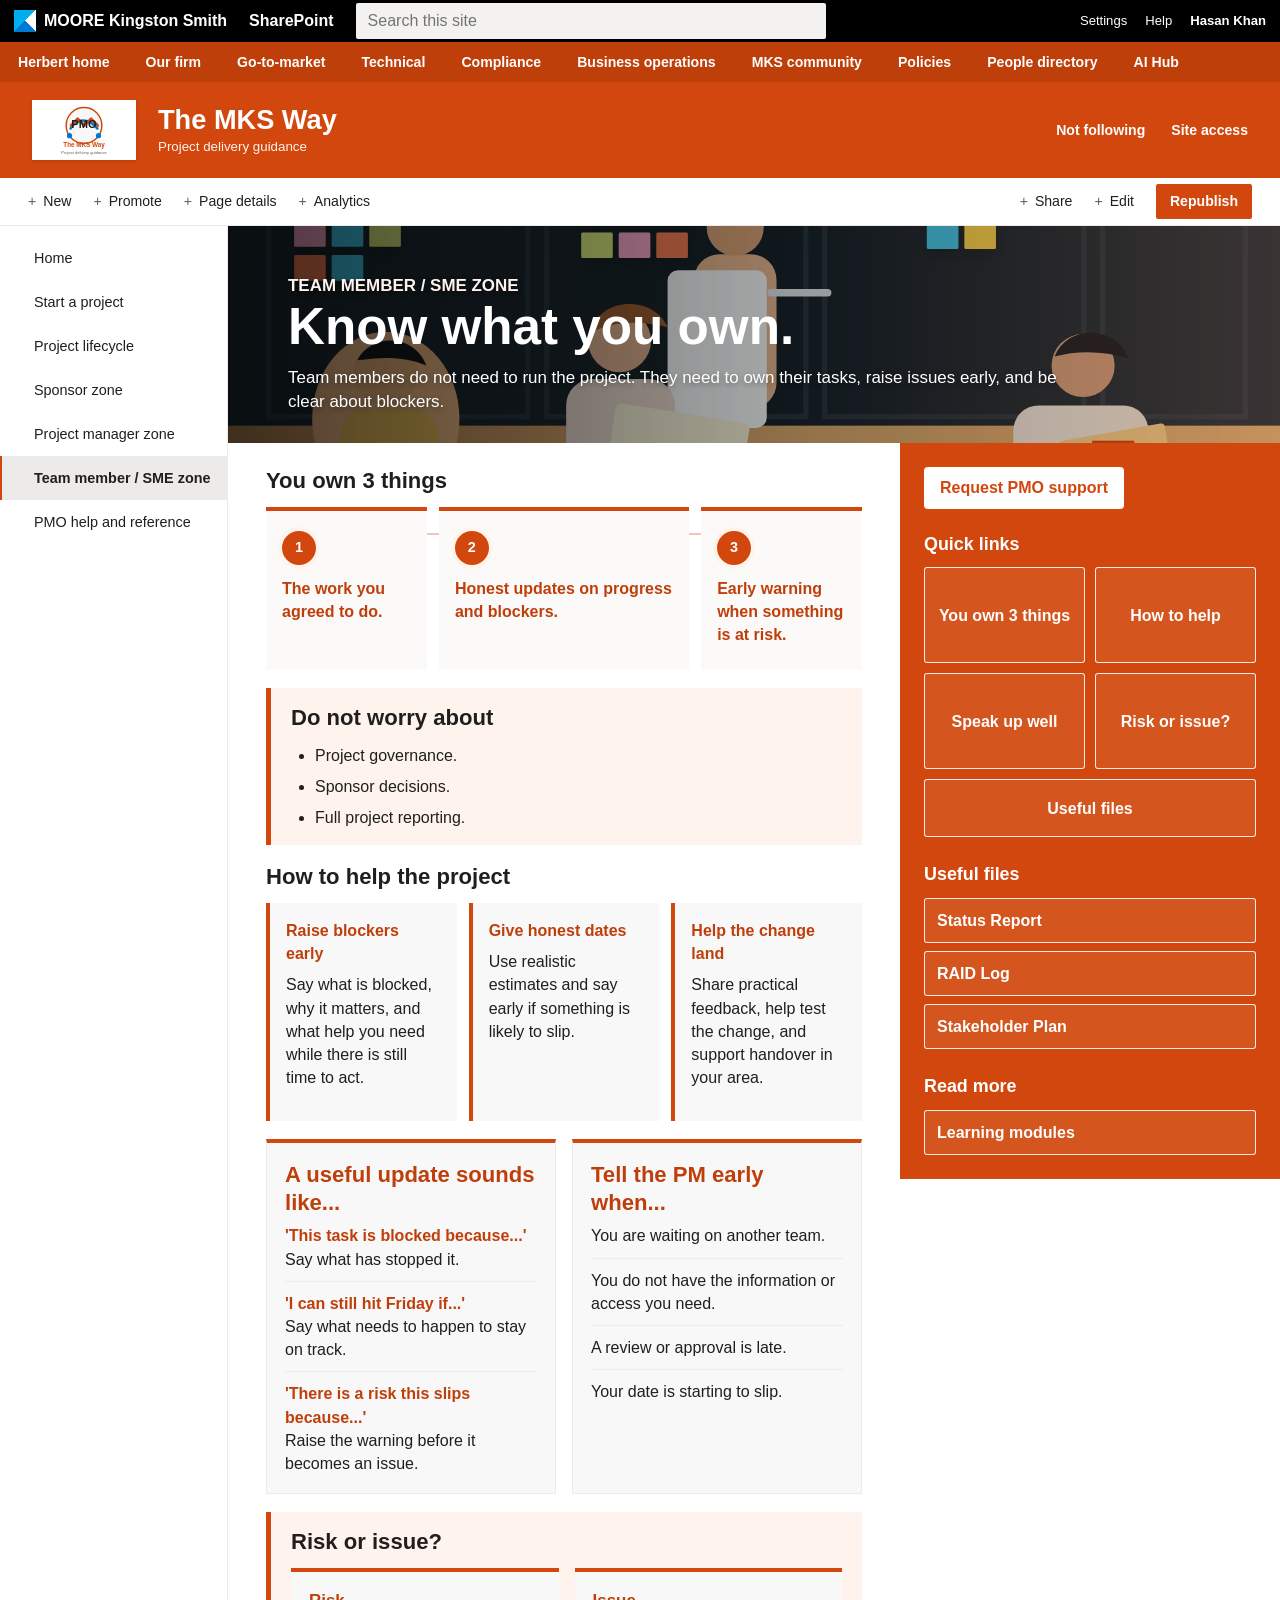
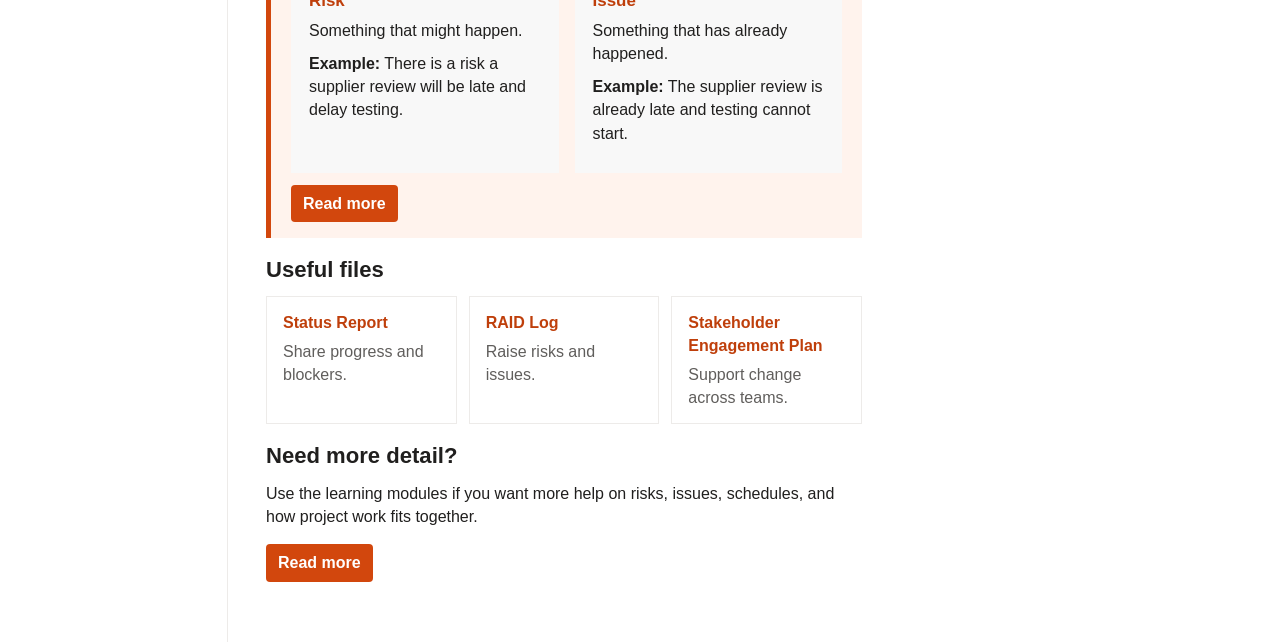
<file: team-member-sme-zone.html>
<!doctype html>
<html lang="en-GB">
  <head><meta charset="utf-8"><meta name="viewport" content="width=device-width, initial-scale=1"><title>The MKS Way | Team member / SME zone</title><link rel="stylesheet" href="styles.css"></head>
  <body>
    <header class="tenant-bar"><a class="tenant-brand" href="index.html"><span class="mk-mark" aria-hidden="true"></span>MOORE Kingston Smith</a><strong>SharePoint</strong><label class="site-search"><span>Search this site</span><input type="search" placeholder="Search this site"></label><div class="tenant-actions"><span>Settings</span><span>Help</span><strong>Hasan Khan</strong></div></header>
    <nav class="firm-nav" aria-label="Firm navigation"><a href="index.html">Herbert home</a><a href="index.html">Our firm</a><a href="index.html">Go-to-market</a><a href="index.html">Technical</a><a href="index.html">Compliance</a><a href="index.html">Business operations</a><a href="index.html">MKS community</a><a href="index.html">Policies</a><a href="index.html">People directory</a><a href="index.html">AI Hub</a></nav>
    <section class="site-banner"><div class="site-banner-inner"><a class="site-title" href="index.html"><span class="site-logo"><img src="assets/mksw-logo.svg" alt="The MKS Way PMO logo"></span><span><strong>The MKS Way</strong><small>Project delivery guidance</small></span></a><div class="site-actions"><span>Not following</span><span>Site access</span></div></div></section>
    <nav class="command-bar" aria-label="Page commands"><span>New</span><span>Promote</span><span>Page details</span><span>Analytics</span><span class="command-spacer"></span><span>Share</span><span>Edit</span><strong>Republish</strong></nav>
    <div class="page-shell">
      <aside class="left-nav" aria-label="Site navigation"><a href="index.html">Home</a><a href="start-a-project.html">Start a project</a><a href="project-lifecycle.html">Project lifecycle</a><a href="sponsor-zone.html">Sponsor zone</a><a href="project-manager-zone.html">Project manager zone</a><a class="is-active" href="team-member-sme-zone.html">Team member / SME zone</a><a href="pmo-help-reference.html">PMO help and reference</a></aside>
      <main class="content">
        <section class="page-hero"><p class="eyebrow">Team member / SME zone</p><h1>Know what you own.</h1><p>Team members do not need to run the project. They need to own their tasks, raise issues early, and be clear about blockers.</p></section>
        <div class="content-layout">
          <div class="main-content">
            <section id="own" class="section-block"><h2>You own 3 things</h2><div class="journey-strip journey-strip-three"><div class="journey-card"><span class="journey-number">1</span><strong>The work you agreed to do.</strong></div><div class="journey-card"><span class="journey-number">2</span><strong>Honest updates on progress and blockers.</strong></div><div class="journey-card"><span class="journey-number">3</span><strong>Early warning when something is at risk.</strong></div></div></section>
            <section id="scope" class="section-block callout"><h2>Do not worry about</h2><ul class="check-list"><li>Project governance.</li><li>Sponsor decisions.</li><li>Full project reporting.</li></ul></section>
            <section id="help" class="section-block"><h2>How to help the project</h2><div class="sme-example-grid"><div class="sme-example-card"><strong>Raise blockers early</strong><p>Say what is blocked, why it matters, and what help you need while there is still time to act.</p></div><div class="sme-example-card"><strong>Give honest dates</strong><p>Use realistic estimates and say early if something is likely to slip.</p></div><div class="sme-example-card"><strong>Help the change land</strong><p>Share practical feedback, help test the change, and support handover in your area.</p></div></div></section>
            <section id="speak-up" class="section-block"><div class="two-col"><article class="focus-card"><h2>A useful update sounds like...</h2><ul class="plain-list"><li><strong>'This task is blocked because...'</strong><br>Say what has stopped it.</li><li><strong>'I can still hit Friday if...'</strong><br>Say what needs to happen to stay on track.</li><li><strong>'There is a risk this slips because...'</strong><br>Raise the warning before it becomes an issue.</li></ul></article><article class="focus-card"><h2>Tell the PM early when...</h2><ul class="plain-list"><li>You are waiting on another team.</li><li>You do not have the information or access you need.</li><li>A review or approval is late.</li><li>Your date is starting to slip.</li></ul></article></div></section>
            <section id="risk" class="section-block callout"><h2>Risk or issue?</h2><div class="two-col"><div class="focus-card"><h3>Risk</h3><p>Something that might happen.</p><p><strong>Example:</strong> There is a risk a supplier review will be late and delay testing.</p></div><div class="focus-card"><h3>Issue</h3><p>Something that has already happened.</p><p><strong>Example:</strong> The supplier review is already late and testing cannot start.</p></div></div><div class="contact-actions compact-actions"><a href="../01_source_material/MKS_PMO_Learning_Programme_Modules.pdf">Read more</a></div></section>
            <section id="files" class="section-block"><h2>Useful files</h2><div class="doc-link-row team-files"><div class="doc-link-box"><a href="../01_source_material/04_Status_Report_Template.docx">Status Report</a><p>Share progress and blockers.</p></div><div class="doc-link-box"><a href="../01_source_material/03_RAID_Log_Template.docx">RAID Log</a><p>Raise risks and issues.</p></div><div class="doc-link-box"><a href="../01_source_material/08_Stakeholder_Engagement_Plan_Template.docx">Stakeholder Engagement Plan</a><p>Support change across teams.</p></div></div></section>
            <section id="detail" class="section-block"><h2>Need more detail?</h2><p>Use the learning modules if you want more help on risks, issues, schedules, and how project work fits together.</p><div class="contact-actions compact-actions"><a href="../01_source_material/MKS_PMO_Learning_Programme_Modules.pdf">Read more</a></div></section>
          </div>
          <aside class="right-panel" aria-label="Page links"><a class="support-button" href="pmo-help-reference.html">Request PMO support</a><h2>Quick links</h2><div class="right-panel-grid is-five"><a class="panel-link" href="#own">You own 3 things</a><a class="panel-link" href="#help">How to help</a><a class="panel-link" href="#speak-up">Speak up well</a><a class="panel-link" href="#risk">Risk or issue?</a><a class="panel-link" href="#files">Useful files</a></div><h2>Useful files</h2><a class="panel-link" href="../01_source_material/04_Status_Report_Template.docx">Status Report</a><a class="panel-link" href="../01_source_material/03_RAID_Log_Template.docx">RAID Log</a><a class="panel-link" href="../01_source_material/08_Stakeholder_Engagement_Plan_Template.docx">Stakeholder Plan</a><h2>Read more</h2><a class="panel-link" href="../01_source_material/MKS_PMO_Learning_Programme_Modules.pdf">Learning modules</a></aside>
        </div>
      </main>
    </div>
  </body>
</html>
</file>
<file: styles.css>
:root {
  --black: #000;
  --orange: #d2470d;
  --orange-dark: #bf3f0b;
  --orange-soft: #fff3ed;
  --ink: #201f1e;
  --muted: #605e5c;
  --line: #edebe9;
  --white: #fff;
  --page: #f3f2f1;
}

* { box-sizing: border-box; }
html { scroll-behavior: smooth; }
body {
  margin: 0;
  background: var(--page);
  color: var(--ink);
  font-family: "Soke UI", "Segoe UI", Arial, sans-serif;
  line-height: 1.45;
}
a { color: var(--orange-dark); text-underline-offset: 0.18em; }
h1, h2, h3, p { margin-top: 0; }
h1 { max-width: 860px; margin-bottom: 12px; font-size: clamp(2.15rem, 4vw, 3.45rem); line-height: 1.08; }
h2 { margin-bottom: 12px; font-size: 1.38rem; line-height: 1.25; }
h3 { margin-bottom: 8px; font-size: 1.06rem; line-height: 1.25; }

.tenant-bar {
  display: grid;
  grid-template-columns: auto auto minmax(280px, 470px) 1fr;
  align-items: center;
  gap: 22px;
  min-height: 42px;
  padding: 0 14px;
  background: var(--black);
  color: var(--white);
}
.tenant-brand { display: inline-flex; align-items: center; gap: 8px; color: var(--white); font-weight: 700; text-decoration: none; }
.mk-mark { width: 22px; height: 22px; background: linear-gradient(135deg, #00aeef 0 48%, transparent 49%), linear-gradient(45deg, transparent 0 50%, #fff 51%), #0078d4; }
.site-search span { position: absolute; width: 1px; height: 1px; overflow: hidden; clip: rect(0 0 0 0); }
.site-search input { width: 100%; min-height: 32px; padding: 6px 12px; border: 0; border-radius: 2px; background: #f3f2f1; font: inherit; }
.tenant-actions { display: flex; justify-content: flex-end; gap: 18px; font-size: 0.82rem; }

.firm-nav { display: flex; min-height: 40px; overflow-x: auto; background: var(--orange-dark); }
.firm-nav a { display: inline-flex; align-items: center; min-width: max-content; padding: 0 18px; color: var(--white); font-size: 0.88rem; font-weight: 600; text-decoration: none; }
.firm-nav a:hover { background: rgba(0, 0, 0, 0.12); }

.site-banner { padding: 18px 32px; background: var(--orange); color: var(--white); }
.site-banner-inner { display: flex; align-items: center; justify-content: space-between; gap: 24px; }
.site-title { display: inline-flex; align-items: center; gap: 22px; color: var(--white); text-decoration: none; }
.site-logo { display: block; width: 104px; height: 60px; overflow: hidden; background: var(--white); box-shadow: 0 1px 3px rgba(0,0,0,.14); }
.site-logo img { display: block; width: 100%; height: 100%; object-fit: contain; }
.site-title strong { display: block; font-size: 1.7rem; line-height: 1.2; }
.site-title small { display: block; color: var(--orange-soft); }
.site-actions { display: flex; gap: 26px; font-size: 0.88rem; font-weight: 700; }

.command-bar { display: flex; align-items: center; gap: 22px; min-height: 48px; padding: 0 28px; background: var(--white); border-bottom: 1px solid var(--line); font-size: 0.88rem; }
.command-bar span::before { margin-right: 7px; color: var(--muted); content: "+"; }
.command-bar strong { padding: 7px 14px; border-radius: 2px; background: var(--orange); color: var(--white); }
.command-spacer { flex: 1; }
.command-spacer::before { content: "" !important; }

.page-shell { display: grid; grid-template-columns: 228px minmax(0, 1fr); min-height: calc(100svh - 190px); background: var(--white); }
.left-nav { padding-top: 10px; background: var(--white); border-right: 1px solid var(--line); }
.left-nav a { display: flex; align-items: center; min-height: 44px; padding: 0 16px 0 32px; border-left: 2px solid transparent; color: var(--ink); font-size: 0.9rem; text-decoration: none; }
.left-nav a:hover { background: #f3f2f1; }
.left-nav a.is-active { border-left-color: var(--orange); background: #edebe9; font-weight: 700; }

.content { background: var(--white); }
.page-hero {
  min-height: 180px;
  padding: 48px 60px 28px;
  background: linear-gradient(90deg, rgba(0,0,0,.64), rgba(0,0,0,.22) 54%, rgba(210,71,13,.14)), url("assets/pmo-workshop-header.svg");
  background-position: center 46%;
  background-size: cover;
  color: var(--white);
}
.eyebrow { margin: 0 0 12px; color: var(--orange-soft); font-size: .86rem; font-weight: 800; text-transform: uppercase; }
.page-hero p { max-width: 780px; margin-bottom: 0; font-size: 1.06rem; text-shadow: 0 2px 5px rgba(0,0,0,.35); }
.content-layout { display: grid; grid-template-columns: minmax(0, 1fr) 380px; align-items: start; }
.main-content { max-width: 1240px; padding: 24px 38px 42px; }

.right-panel { min-height: 560px; padding: 24px 24px; background: var(--orange); color: var(--white); }
.right-panel h2 { margin: 26px 0 12px; color: var(--white); font-size: 1.12rem; }
.right-panel h2:first-of-type { margin-top: 24px; }
.right-panel a { color: var(--white); font-weight: 700; }
.right-panel-grid { display: grid; gap: 10px; grid-template-columns: repeat(2, minmax(0, 1fr)); }
.right-panel-grid .panel-link { min-height: 96px; justify-content: center; padding: 14px 10px; text-align: center; }
.right-panel-grid.is-five { grid-template-columns: repeat(2, minmax(0, 1fr)); }
.right-panel-grid.is-five .panel-link:last-child { grid-column: 1 / -1; min-height: 58px; }
.support-button {
  display: inline-flex;
  min-height: 42px;
  align-items: center;
  justify-content: center;
  padding: 9px 16px;
  border-radius: 4px;
  background: var(--white);
  color: var(--orange) !important;
  text-decoration: none;
}
.panel-link {
  display: flex;
  min-height: 44px;
  align-items: center;
  margin-top: 8px;
  padding: 10px 12px;
  border: 1px solid rgba(255,255,255,.88);
  border-radius: 3px;
  background: rgba(255,255,255,.08);
  color: var(--white);
  text-decoration: none;
}
.panel-link:hover { background: rgba(255,255,255,.12); }
.right-panel h2 + .panel-link:nth-of-type(n+2) { margin-top: 8px; }
.right-panel-grid .panel-link { margin-top: 0; }

.intro-card, .section-block, .template-section { margin-bottom: 18px; }
.intro-card, .callout, .pmo-callout, .detail-box { padding: 16px 20px; border-left: 5px solid var(--orange); background: #f8f8f8; }
.callout, .pmo-callout { background: var(--orange-soft); }
.intro-card p:last-child, .pmo-callout p:last-child { margin-bottom: 0; }
.cards, .two-col, .three-col, .four-col, .template-grid { display: grid; gap: 16px; }
.cards, .three-col { grid-template-columns: repeat(3, minmax(0, 1fr)); }
.two-col { grid-template-columns: repeat(2, minmax(0, 1fr)); }
.four-col { grid-template-columns: repeat(4, minmax(0, 1fr)); }
.template-grid { grid-template-columns: repeat(2, minmax(0, 1fr)); }
.journey {
  display: grid;
  grid-template-columns: repeat(5, minmax(0, 1fr));
  gap: 8px;
  margin: 8px 0 18px;
}
.journey span {
  position: relative;
  min-height: 58px;
  padding: 14px 22px 14px 14px;
  background: var(--orange);
  color: var(--white);
  font-weight: 800;
}
.journey span::after {
  position: absolute;
  top: 50%;
  right: 8px;
  color: rgba(255,255,255,.82);
  content: ">";
  transform: translateY(-50%);
}
.journey span:last-child::after { content: ""; }
article, .action-card { padding: 12px; border: 1px solid var(--line); border-top: 3px solid var(--orange); background: var(--white); }
article p:last-child { margin-bottom: 0; }
.action-card {
  display: flex;
  min-height: 132px;
  flex-direction: column;
  justify-content: flex-end;
  overflow: hidden;
  padding: 18px;
  border: 0;
  background: linear-gradient(0deg, rgba(0,0,0,.74), rgba(0,0,0,.08)), url("assets/sharepoint-card-tiles.svg");
  background-size: 920px auto;
  color: var(--white);
  text-decoration: none;
}
.action-card:nth-child(1) { background-position: 0 0; }
.action-card:nth-child(2) { background-position: 48% 0; }
.action-card:nth-child(3) { background-position: 100% 0; }
.action-card:nth-child(4) { background-position: 50% 100%; }
.action-card:nth-child(5) { background-position: 100% 100%; }
.action-card:nth-child(6) { background-position: 0 100%; }
.action-card strong { display: block; margin-bottom: 4px; color: var(--white); font-size: 1.22rem; line-height: 1.18; text-decoration: none; text-shadow: 0 2px 5px rgba(0,0,0,.52); }
.action-card span { color: rgba(255,255,255,.92); text-shadow: 0 2px 5px rgba(0,0,0,.5); }
.check-list, .number-list { display: grid; gap: 8px; margin: 0; padding-left: 24px; }
.link-list { display: flex; flex-wrap: wrap; gap: 10px; }
.link-list a { padding: 10px 12px; border: 1px solid var(--line); background: #f8f8f8; font-weight: 700; }
.plain-list { display: grid; gap: 10px; margin: 0; padding-left: 0; list-style: none; }
.plain-list li { padding-bottom: 10px; border-bottom: 1px solid var(--line); }
.plain-list li:last-child { padding-bottom: 0; border-bottom: 0; }
.plain-list strong { color: var(--orange-dark); }
.doc-list { display: grid; gap: 8px; margin: 0; padding-left: 0; list-style: none; }
.doc-list a { display: inline-flex; padding: 8px 10px; border: 1px solid var(--line); background: #f8f8f8; font-weight: 700; text-decoration: none; }
.detail-toggle { margin-bottom: 18px; border: 1px solid var(--line); background: var(--white); }
.detail-toggle summary { cursor: pointer; padding: 12px 14px; color: var(--orange-dark); font-weight: 800; }
.detail-toggle > div { padding: 0 14px 14px; }
.simple-table { width: 100%; border-collapse: collapse; background: var(--white); }
.simple-table th, .simple-table td { padding: 10px; border: 1px solid var(--line); text-align: left; vertical-align: top; }
.simple-table th { background: #f8f8f8; }
.people-list { display: flex; flex-wrap: wrap; gap: 14px; margin-top: 10px; }
.person-chip { display: inline-flex; align-items: center; gap: 10px; min-width: 190px; padding: 10px 12px; border: 1px solid var(--line); background: var(--white); }
.person-avatar { display: inline-grid; width: 38px; height: 38px; place-items: center; border-radius: 50%; background: var(--orange); color: var(--white); font-weight: 800; }
.person-chip strong { display: block; }
.person-chip span:last-child { color: var(--muted); font-size: .86rem; }
.right-panel .people-list { display: grid; gap: 10px; }
.right-panel .person-chip { width: 100%; min-width: 0; border-color: rgba(255,255,255,.7); background: rgba(255,255,255,.1); color: var(--white); }
.right-panel .person-avatar { background: var(--white); color: var(--orange); }
.right-panel .person-chip span:last-child { color: rgba(255,255,255,.82); }
.feature-grid { display: grid; gap: 14px; grid-template-columns: repeat(3, minmax(0, 1fr)); }
.feature-card { padding: 16px; border-left: 4px solid var(--orange); background: #f8f8f8; }
.feature-card h3 { margin-bottom: 6px; color: var(--orange-dark); }
.intro-split { display: grid; gap: 18px; grid-template-columns: 1.5fr 1fr; }
.intro-note { padding: 16px; border: 1px solid var(--line); background: #fcfaf8; }
.contact-card { padding: 22px; background: linear-gradient(135deg, #fff3ed, #f8f8f8); border-left: 5px solid var(--orange); }
.contact-actions { display: flex; flex-wrap: wrap; gap: 10px; margin-top: 14px; }
.contact-actions a { display: inline-flex; min-height: 40px; align-items: center; padding: 9px 14px; border-radius: 4px; background: var(--orange); color: var(--white); font-weight: 700; text-decoration: none; }
.contact-actions a.secondary { background: var(--white); color: var(--orange-dark); border: 1px solid var(--line); }
.compact-actions { margin-top: 12px; }
.compact-actions a { min-height: 36px; padding: 7px 12px; }
.workflow-grid { display: grid; gap: 16px; grid-template-columns: 1.2fr .8fr; }
.workflow-card { padding: 18px; background: #f8f8f8; border-left: 5px solid var(--orange); }
.decision-tree { display: grid; gap: 14px; }
.decision-node { padding: 16px; border: 1px solid var(--line); background: var(--white); }
.decision-node strong { display: block; margin-bottom: 6px; color: var(--orange-dark); }
.decision-arrow { text-align: center; color: var(--orange-dark); font-weight: 800; }
.primary-path { padding: 18px; background: linear-gradient(135deg, #fff4ec, #fff); border: 1px solid #f1c6b5; }
.primary-path h3 { color: var(--orange-dark); }
.file-card-row { display: grid; gap: 12px; grid-template-columns: repeat(3, minmax(0, 1fr)); }
.file-card {
  display: flex;
  min-height: 118px;
  flex-direction: column;
  justify-content: flex-end;
  padding: 16px;
  border: 1px solid var(--line);
  background: linear-gradient(0deg, rgba(0,0,0,.68), rgba(0,0,0,.12)), url("assets/sharepoint-card-tiles.svg");
  background-size: 860px auto;
  color: var(--white);
  text-decoration: none;
}
.file-card:nth-child(1) { background-position: 0 0; }
.file-card:nth-child(2) { background-position: 50% 100%; }
.file-card:nth-child(3) { background-position: 100% 0; }
.file-card strong { display: block; margin-bottom: 4px; font-size: 1.06rem; }
.file-card span { color: rgba(255,255,255,.92); }
.step-strip { display: grid; gap: 12px; grid-template-columns: repeat(3, minmax(0, 1fr)); margin-top: 12px; }
.step-strip div { padding: 14px 16px; border-top: 3px solid var(--orange); background: #f8f8f8; }
.step-strip strong { display: block; margin-bottom: 4px; color: var(--orange-dark); }
.workflow-layout { display: grid; gap: 18px; }
.workflow-image { display: block; width: 100%; border: 1px solid var(--line); border-radius: 4px; background: #fff; box-shadow: 0 1px 3px rgba(0,0,0,.08); }
.sponsor-flow { display: grid; gap: 12px; align-items: stretch; margin-top: 6px; grid-template-columns: repeat(5, minmax(0, 1fr)); }
.sponsor-flow-step { padding: 16px; border-top: 4px solid var(--orange); background: #fcfaf8; }
.sponsor-flow-step strong { display: block; margin-bottom: 8px; color: var(--orange-dark); }
.sponsor-flow-step p { margin-bottom: 0; }
.mini-check-list { display: grid; gap: 8px; margin: 0; padding-left: 18px; }
.journey-strip {
  position: relative;
  display: grid;
  gap: 12px;
  align-items: stretch;
  margin-top: 6px;
}
.journey-strip::before {
  content: "";
  position: absolute;
  top: 26px;
  left: 24px;
  right: 24px;
  height: 2px;
  background: #f1c6b5;
  z-index: 0;
}
.journey-strip-three { grid-template-columns: .9fr 1.4fr .9fr; }
.journey-strip-five { grid-template-columns: repeat(5, minmax(0, 1fr)); }
.journey-card {
  position: relative;
  z-index: 1;
  padding: 20px 16px 16px;
  border-top: 4px solid var(--orange);
  background: #fcfaf8;
}
.journey-card strong {
  display: block;
  margin-bottom: 8px;
  color: var(--orange-dark);
}
.journey-card p { margin-bottom: 0; }
.journey-card-wide {
  border-left: 4px solid var(--orange);
  border-top-width: 1px;
  background: #f8f8f8;
}
.journey-number {
  display: inline-grid;
  width: 34px;
  height: 34px;
  place-items: center;
  margin-bottom: 12px;
  border-radius: 50%;
  background: var(--orange);
  color: var(--white);
  font-size: .9rem;
  font-weight: 800;
  box-shadow: 0 0 0 4px #fff4ec;
}
.decision-row { display: grid; gap: 12px; grid-template-columns: repeat(2, minmax(0, 1fr)); margin-top: 12px; }
.decision-box { padding: 16px; border: 1px solid var(--line); background: #fff; }
.decision-box strong { display: block; margin-bottom: 8px; color: var(--orange-dark); }
.decision-yes { border-left: 4px solid var(--orange); background: #fff4ec; }
.decision-no { border-left: 4px solid #b3b0ad; background: #f8f8f8; }
.info-table td strong { color: var(--orange-dark); }
.note-band { margin-top: 12px; padding: 12px 14px; border-left: 4px solid var(--orange); background: #fff5ef; }
.doc-link-row { display: grid; gap: 12px; grid-template-columns: repeat(3, minmax(0, 1fr)); }
.doc-link-box { padding: 14px 16px; border: 1px solid var(--line); background: #fff; }
.doc-link-box a { display: inline-block; margin-bottom: 6px; color: var(--orange-dark); font-weight: 700; text-decoration: none; }
.doc-link-box p { margin-bottom: 0; color: var(--muted); }
.simple-table-wrap { overflow-x: auto; }
.key-info-grid { display: grid; gap: 14px; grid-template-columns: repeat(3, minmax(0, 1fr)); }
.key-info-box { padding: 15px 16px; border-top: 3px solid var(--orange); background: #f8f8f8; }
.key-info-box strong { display: block; margin-bottom: 4px; color: var(--orange-dark); }
.stage-track { display: grid; gap: 12px; grid-template-columns: repeat(9, minmax(0, 1fr)); align-items: stretch; }
.stage-card, .gateway-card, .sponsor-card, .charter-item, .benefits-points div, .gateway-point, .pm-action-card, .pm-role-item, .escalation-step { padding: 16px; border: 1px solid var(--line); background: #fff; }
.stage-card { border-top: 4px solid var(--orange); }
.stage-number, .gateway-number { display: inline-flex; min-height: 28px; align-items: center; padding: 4px 10px; border-radius: 999px; background: var(--orange-soft); color: var(--orange-dark); font-size: .82rem; font-weight: 800; }
.stage-card h3 { margin: 10px 0 8px; }
.stage-card p, .gateway-card p, .sponsor-card p, .charter-item p, .benefits-points p, .gateway-point p, .pm-action-card p, .pm-role-item p, .escalation-step p { margin-bottom: 0; }
.gateway-card { display: flex; flex-direction: column; justify-content: center; border-style: dashed; background: #fcfaf8; text-align: left; }
.gateway-number { margin-bottom: 10px; background: #f8f8f8; }
.gateway-meeting-grid { display: grid; gap: 10px; grid-template-columns: repeat(2, minmax(0, 1fr)); margin-top: 12px; }
.gateway-point { border-left: 4px solid var(--orange); background: rgba(255,255,255,.82); }
.gateway-list { display: grid; gap: 10px; margin: 12px 0 0; padding-left: 0; list-style: none; }
.gateway-list li { padding: 12px 14px; border-left: 4px solid var(--orange); background: rgba(255,255,255,.78); }
.gateway-list strong { color: var(--orange-dark); }
.compact-top { margin-top: 14px; }
.lifecycle-files { grid-template-columns: repeat(4, minmax(0, 1fr)); }
.sponsor-grid { display: grid; gap: 12px; grid-template-columns: repeat(5, minmax(0, 1fr)); }
.sponsor-card { border-top: 4px solid var(--orange); background: #fcfaf8; }
.sponsor-card .stage-number { margin-bottom: 12px; }
.sponsor-card strong { color: var(--orange-dark); font-size: 1.02rem; }
.charter-grid { display: grid; gap: 12px; grid-template-columns: repeat(5, minmax(0, 1fr)); }
.charter-item { border-left: 4px solid var(--orange); background: #f8f8f8; }
.charter-item strong { display: block; margin-bottom: 8px; color: var(--orange-dark); }
.benefits-points { display: grid; gap: 12px; grid-template-columns: repeat(3, minmax(0, 1fr)); margin-top: 14px; }
.benefits-points strong { display: block; margin-bottom: 6px; color: var(--orange-dark); }
.lifecycle-table strong { color: var(--orange-dark); }
.pm-action-grid { display: grid; gap: 12px; grid-template-columns: repeat(3, minmax(0, 1fr)); }
.pm-action-card { border-top: 4px solid var(--orange); background: #fcfaf8; }
.pm-action-card .stage-number { margin-bottom: 12px; }
.pm-action-card strong { color: var(--orange-dark); font-size: 1.02rem; }
.role-intro, .section-lead { margin-bottom: 14px; font-size: 1rem; }
.pm-role-grid { display: grid; gap: 12px; grid-template-columns: repeat(3, minmax(0, 1fr)); }
.pm-role-grid-five { grid-template-columns: repeat(5, minmax(0, 1fr)); }
.pm-role-item { border-left: 4px solid var(--orange); background: #f8f8f8; }
.pm-role-item strong { display: block; margin-bottom: 8px; color: var(--orange-dark); }
.escalation-flow { display: grid; gap: 12px; grid-template-columns: repeat(4, minmax(0, 1fr)); margin-top: 12px; }
.escalation-flow-three { grid-template-columns: repeat(3, minmax(0, 1fr)); }
.escalation-step { border-top: 4px solid var(--orange); background: rgba(255,255,255,.82); }
.escalation-step strong { display: block; margin-bottom: 8px; color: var(--orange-dark); }
.pm-files { grid-template-columns: repeat(4, minmax(0, 1fr)); }
.sme-own-grid { display: grid; gap: 12px; grid-template-columns: repeat(3, minmax(0, 1fr)); }
.sme-own-card { padding: 16px; border-top: 4px solid var(--orange); background: #fcfaf8; }
.sme-own-card .stage-number { margin-bottom: 12px; }
.sme-own-card strong { color: var(--orange-dark); font-size: 1.02rem; }
.sme-example-grid { display: grid; gap: 12px; grid-template-columns: repeat(3, minmax(0, 1fr)); margin-top: 12px; }
.sme-example-card { padding: 16px; border-left: 4px solid var(--orange); background: #f8f8f8; }
.sme-example-card strong, .help-block strong { display: block; margin-bottom: 8px; color: var(--orange-dark); }
.team-files, .pmo-files { grid-template-columns: repeat(3, minmax(0, 1fr)); }
.help-block-grid { display: grid; gap: 12px; grid-template-columns: repeat(4, minmax(0, 1fr)); }
.help-block { padding: 16px; border-top: 4px solid var(--orange); background: #fcfaf8; }
.help-block p { margin-bottom: 0; }
.focus-card-grid { display: grid; gap: 14px; grid-template-columns: repeat(3, minmax(0, 1fr)); }
.focus-card-grid-three { grid-template-columns: repeat(3, minmax(0, 1fr)); }
.focus-card { padding: 18px; border-top: 4px solid var(--orange); background: #f8f8f8; }
.focus-card h2, .focus-card h3 { margin-bottom: 8px; color: var(--orange-dark); }
.focus-card p { margin-bottom: 10px; }

@media (max-width: 1120px) {
  .tenant-bar { grid-template-columns: auto auto 1fr; }
  .tenant-actions { display: none; }
  .content-layout { grid-template-columns: 1fr; }
  .right-panel { min-height: 0; }
  .cards, .three-col, .four-col, .template-grid, .feature-grid, .file-card-row, .step-strip, .doc-link-row, .key-info-grid, .gateway-meeting-grid, .benefits-points, .pm-action-grid, .pm-role-grid, .pm-role-grid-five, .escalation-flow, .escalation-flow-three, .sme-own-grid, .sme-example-grid, .help-block-grid, .decision-row, .focus-card-grid, .focus-card-grid-three { grid-template-columns: repeat(2, minmax(0, 1fr)); }
  .stage-track { grid-template-columns: repeat(2, minmax(0, 1fr)); }
  .lifecycle-files, .sponsor-grid, .charter-grid, .pm-files, .team-files, .pmo-files, .sponsor-flow, .journey-strip-five { grid-template-columns: repeat(2, minmax(0, 1fr)); }
  .journey-strip-three { grid-template-columns: 1fr; }
  .journey-strip::before { display: none; }
  .intro-split { grid-template-columns: 1fr; }
  .workflow-grid { grid-template-columns: 1fr; }
}
@media (max-width: 780px) {
  .tenant-bar { grid-template-columns: 1fr; gap: 8px; padding-block: 10px; }
  .site-banner-inner { align-items: flex-start; flex-direction: column; }
  .site-actions, .command-bar { display: none; }
  .page-shell { grid-template-columns: 1fr; }
  .left-nav { border-right: 0; border-bottom: 1px solid var(--line); }
  .page-hero { min-height: 180px; padding: 40px 22px 24px; }
  .main-content { padding: 26px 22px 40px; }
  .cards, .two-col, .three-col, .four-col, .template-grid, .journey, .feature-grid, .right-panel-grid, .file-card-row, .step-strip, .doc-link-row, .key-info-grid, .stage-track, .gateway-meeting-grid, .lifecycle-files, .sponsor-grid, .charter-grid, .benefits-points, .pm-action-grid, .pm-role-grid, .pm-role-grid-five, .escalation-flow, .escalation-flow-three, .pm-files, .sme-own-grid, .sme-example-grid, .team-files, .pmo-files, .help-block-grid, .decision-row, .sponsor-flow, .journey-strip-three, .journey-strip-five, .focus-card-grid, .focus-card-grid-three { grid-template-columns: 1fr; }
  .journey span::after { content: ""; }
  .right-panel-grid.is-five .panel-link:last-child { grid-column: auto; min-height: 96px; }
  .journey-strip::before { display: none; }
}
</file>
